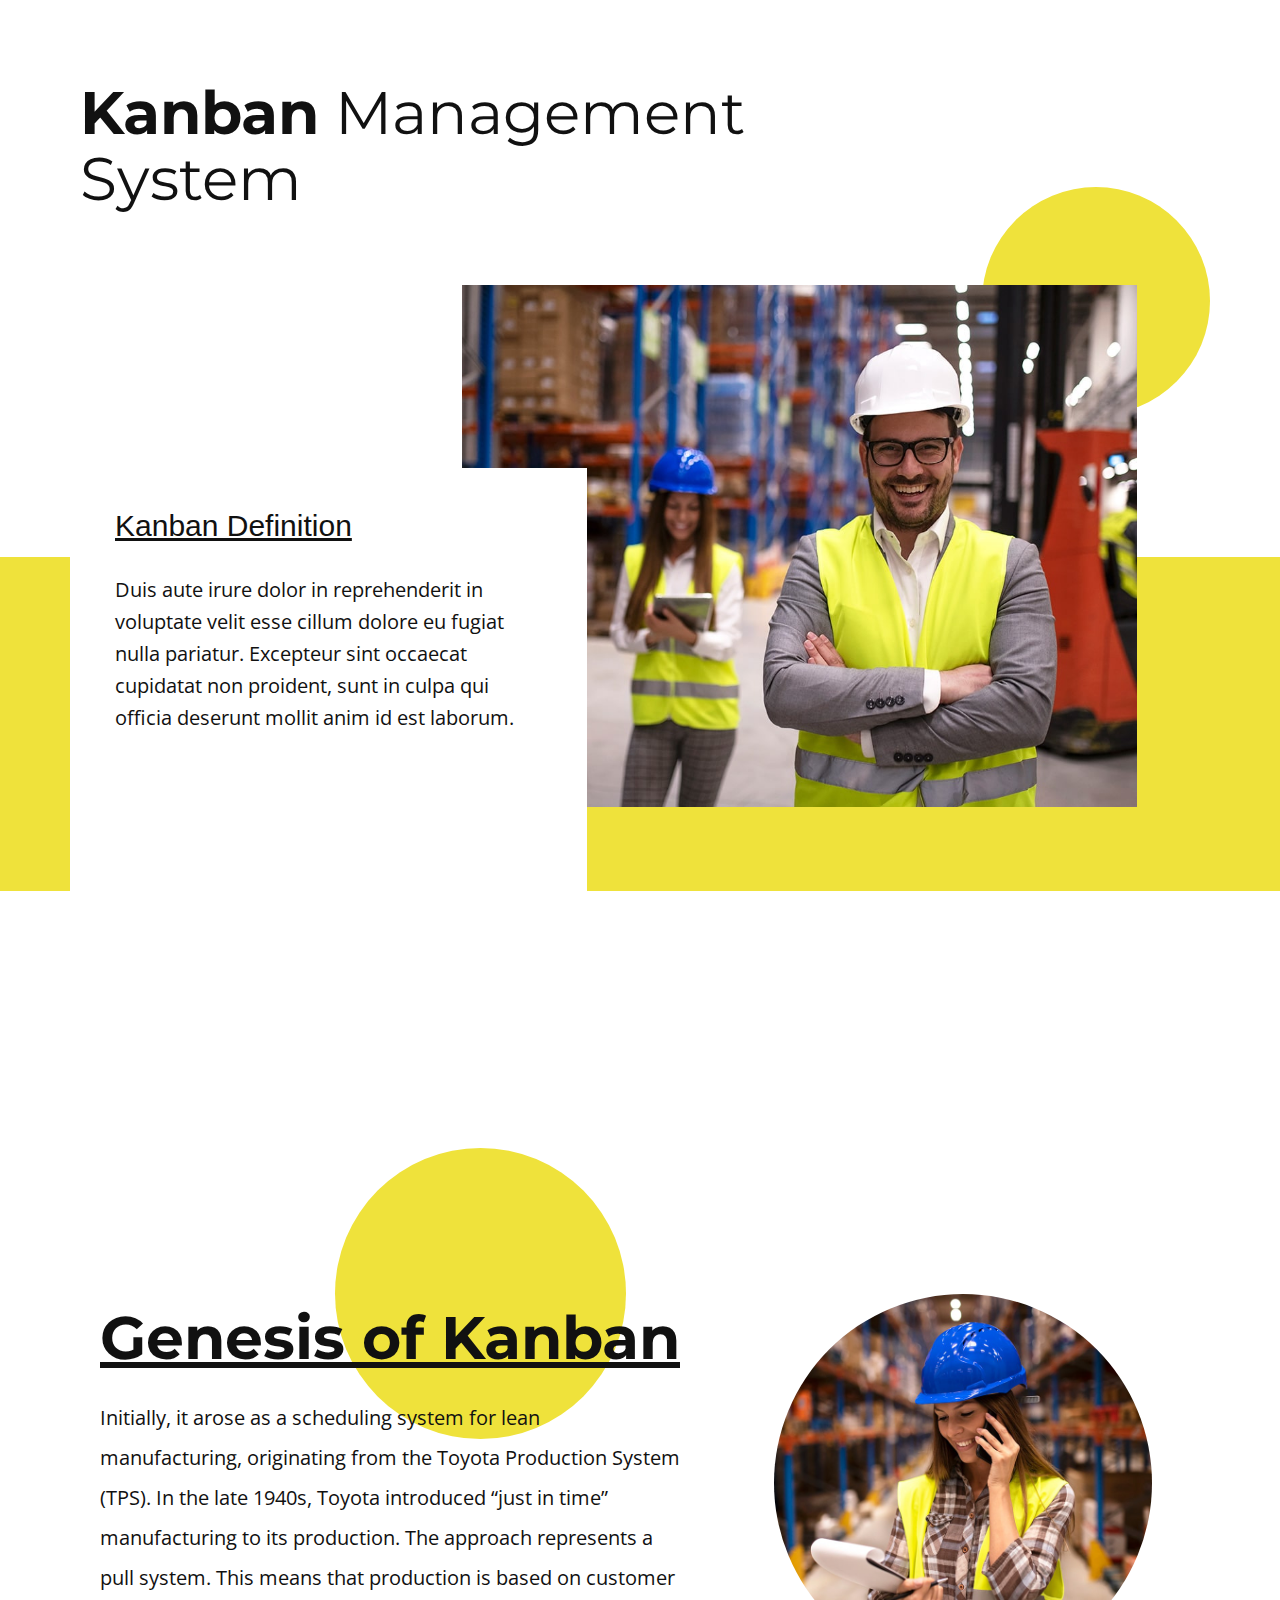
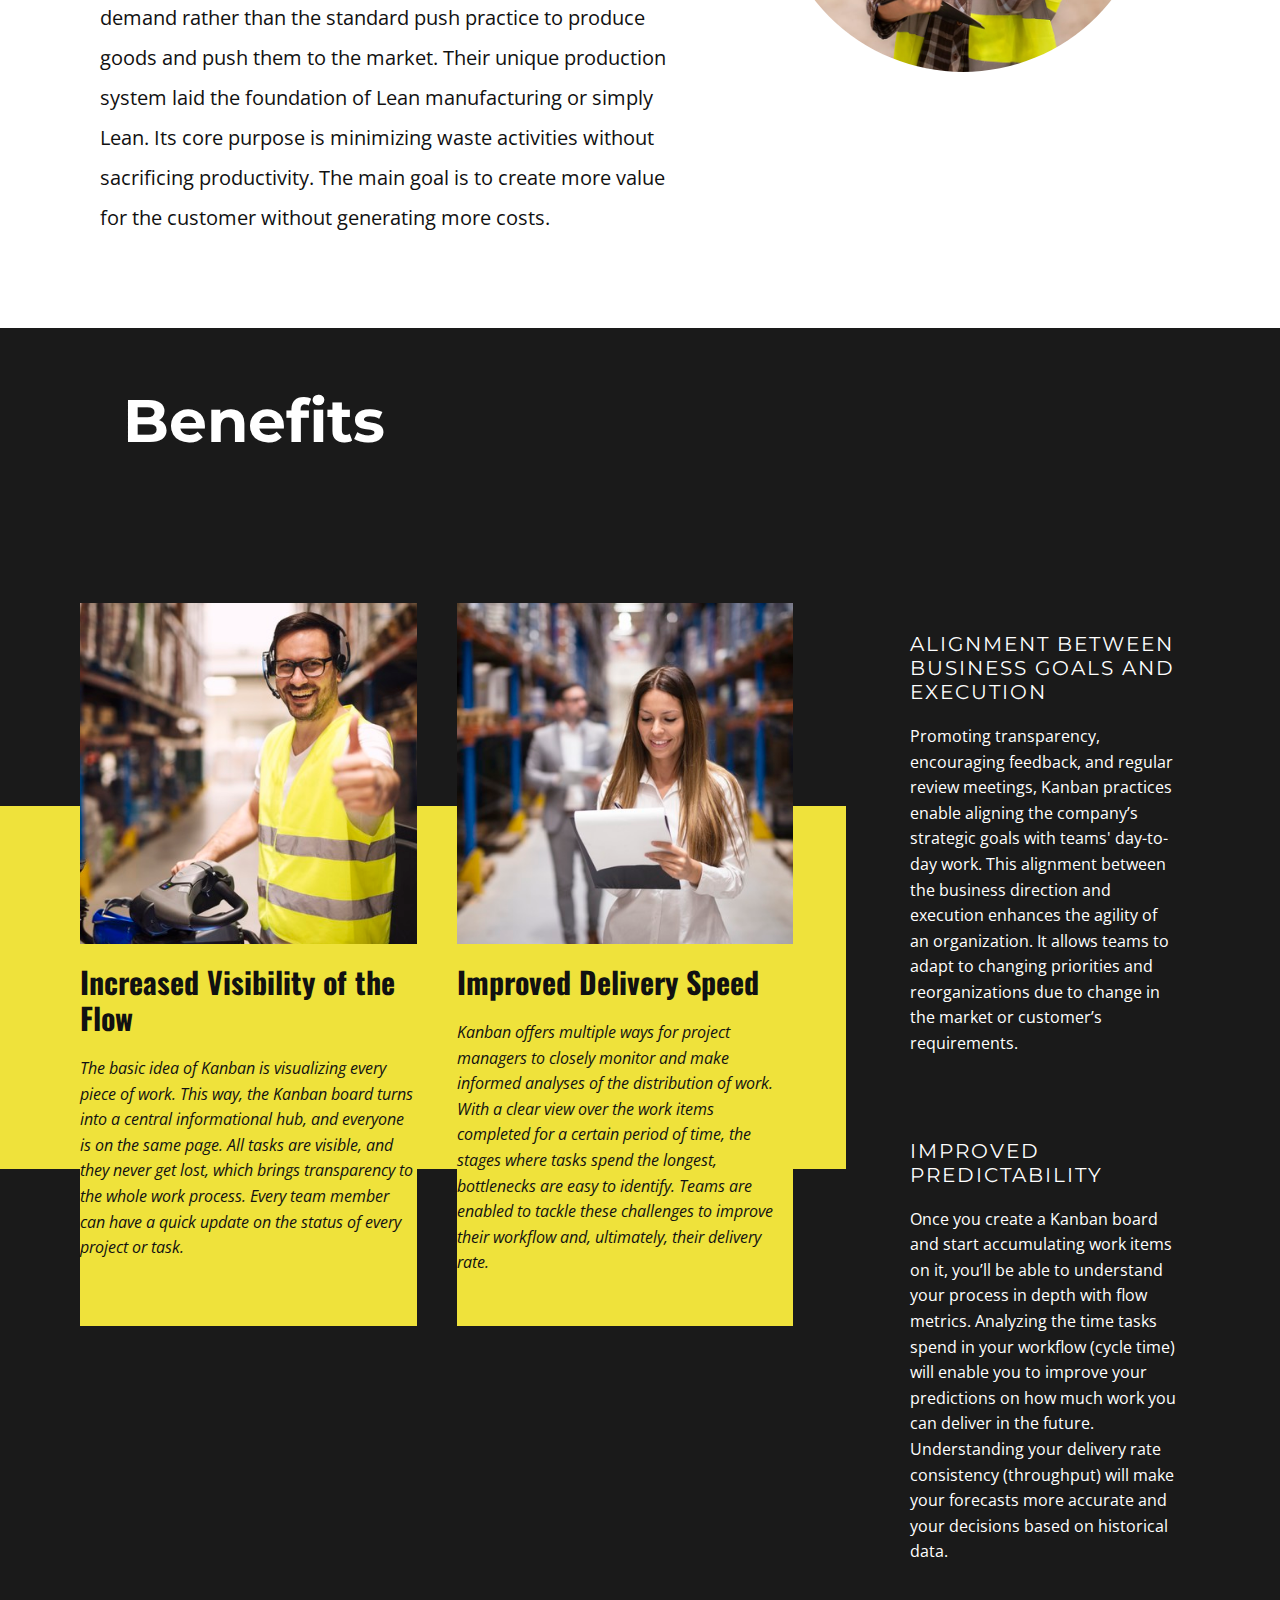
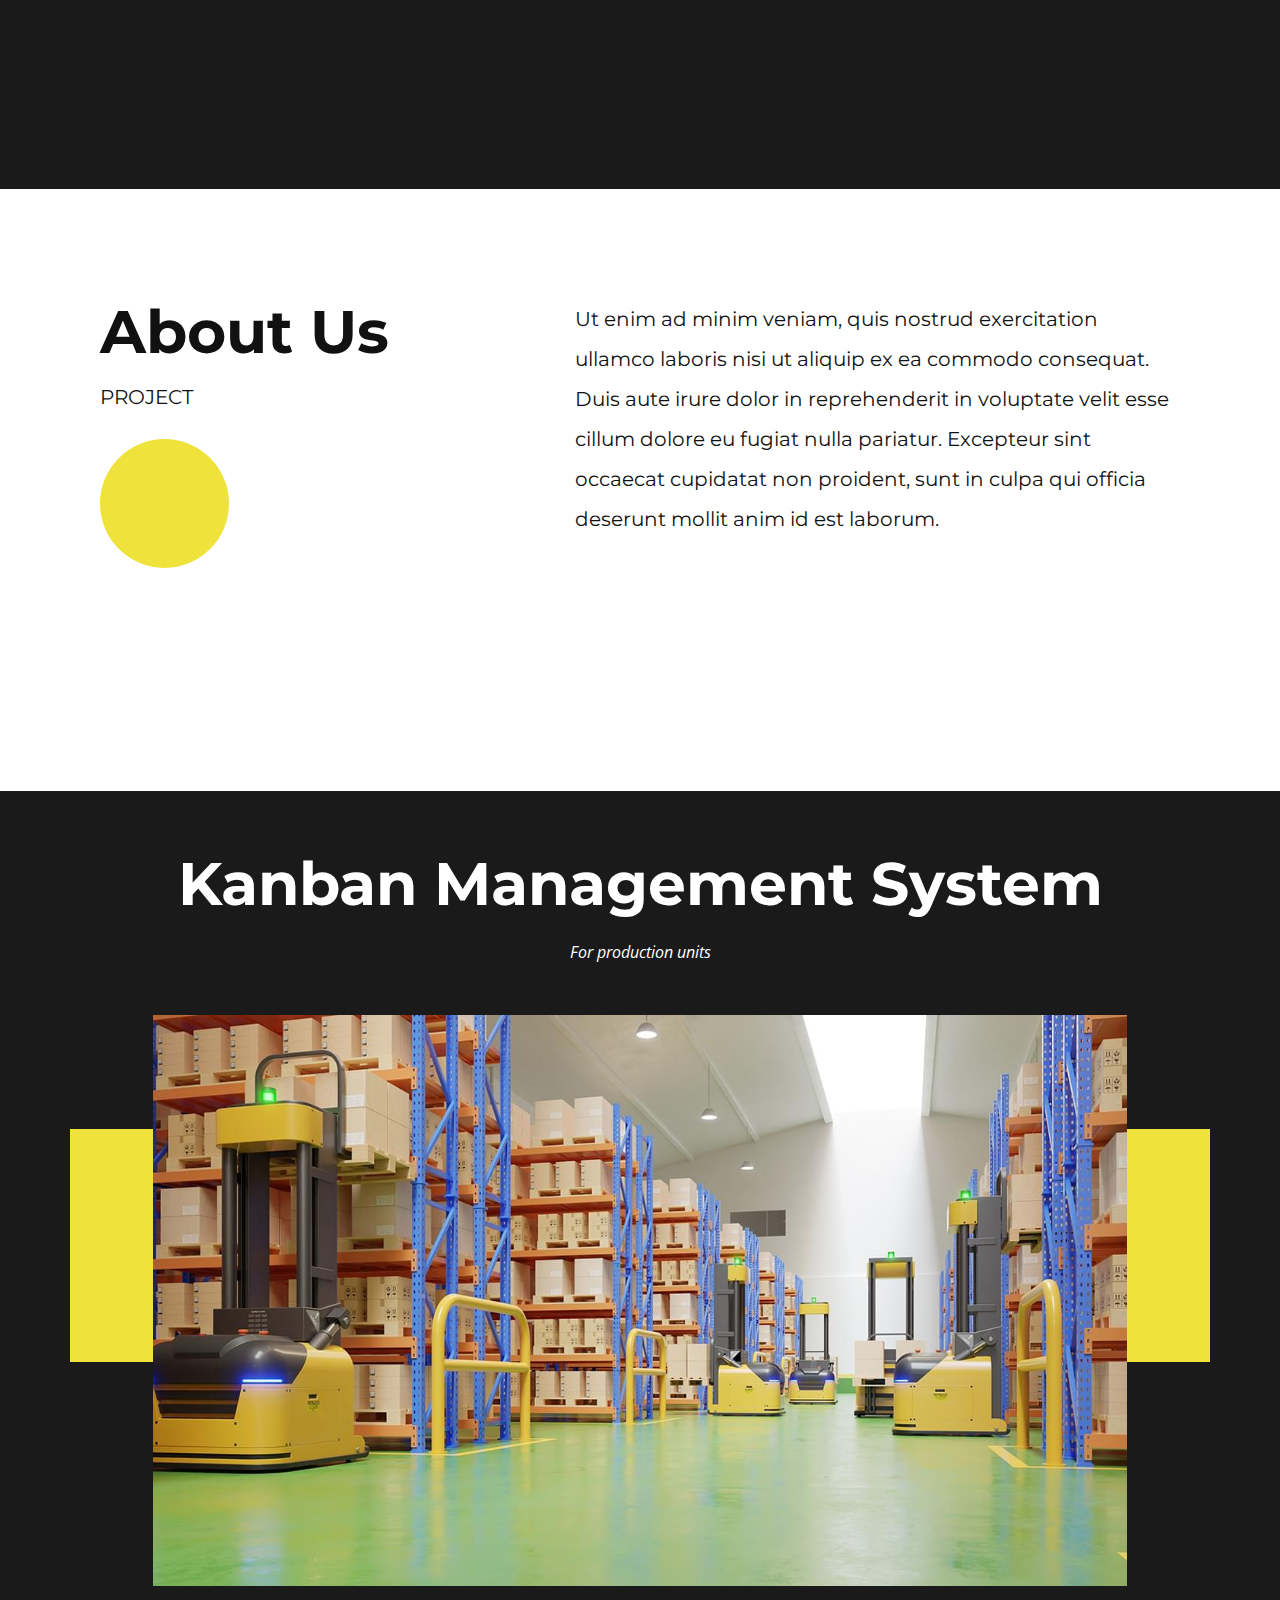
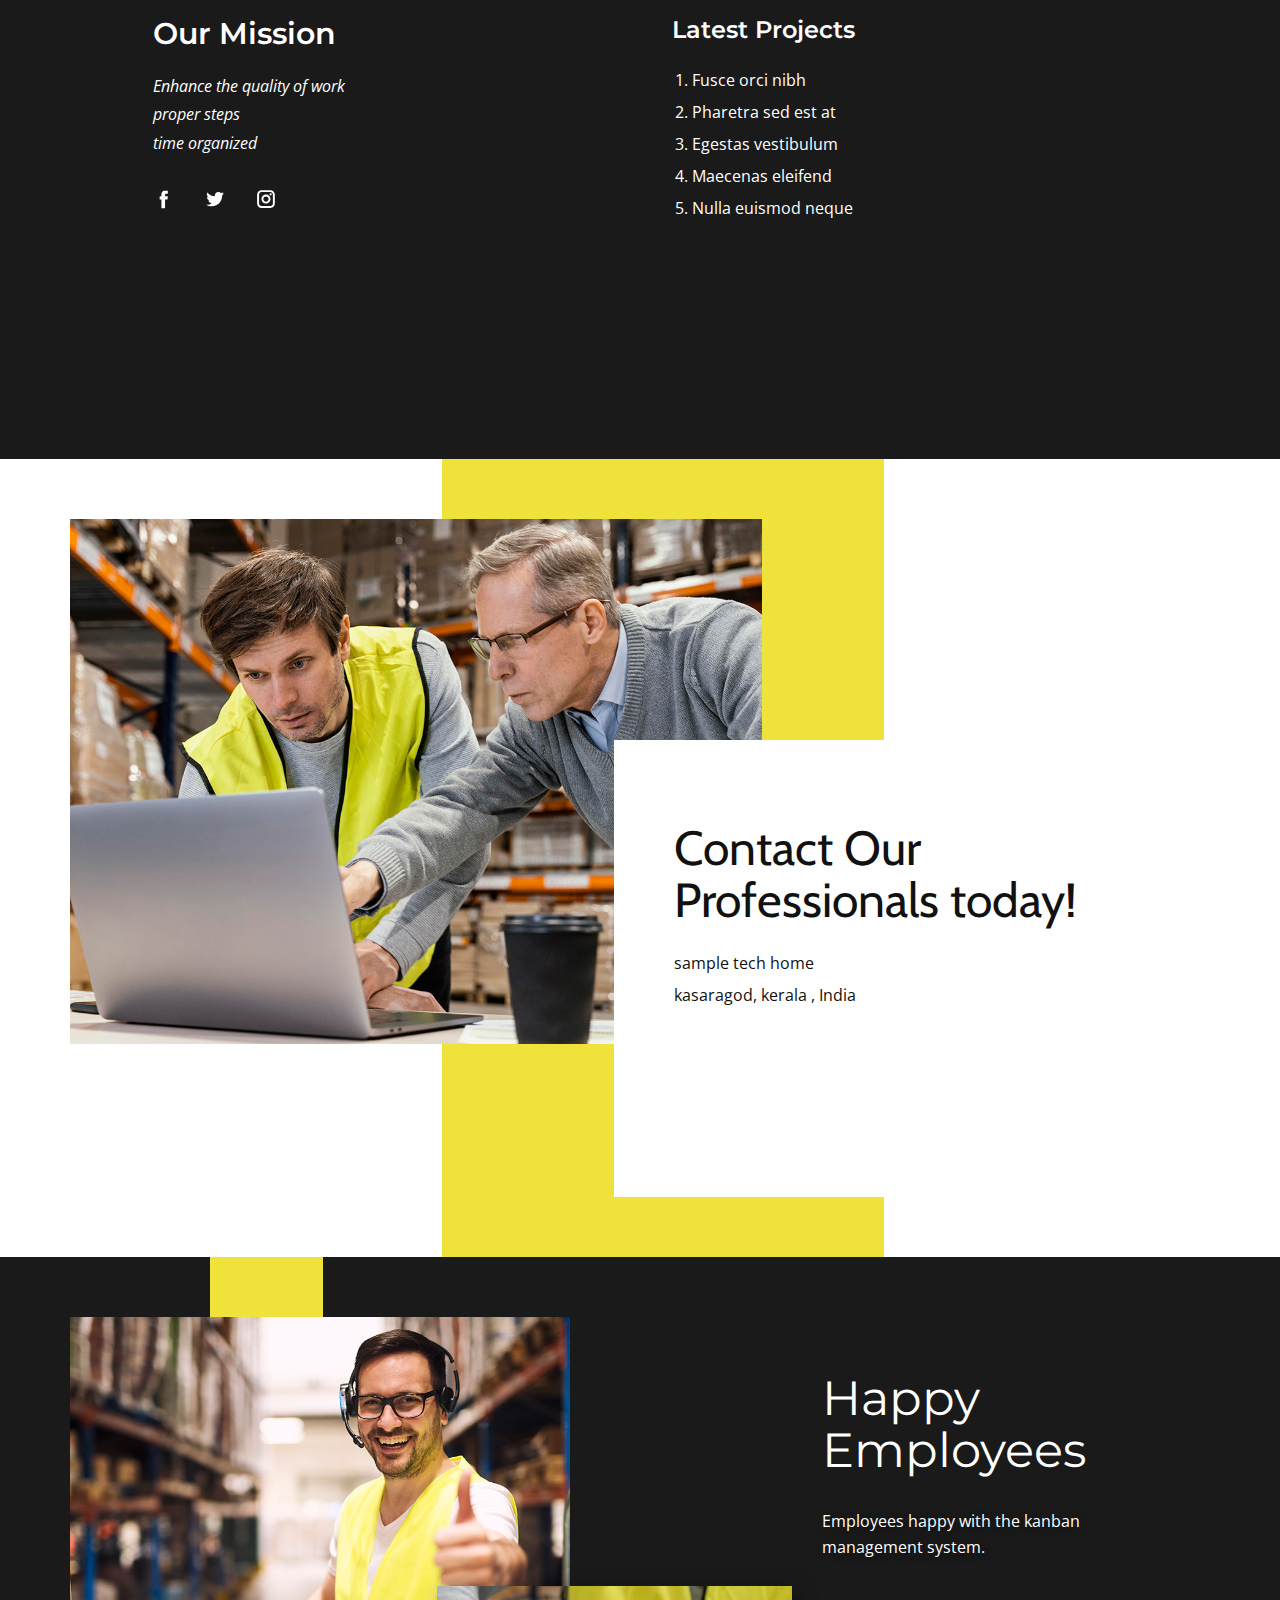
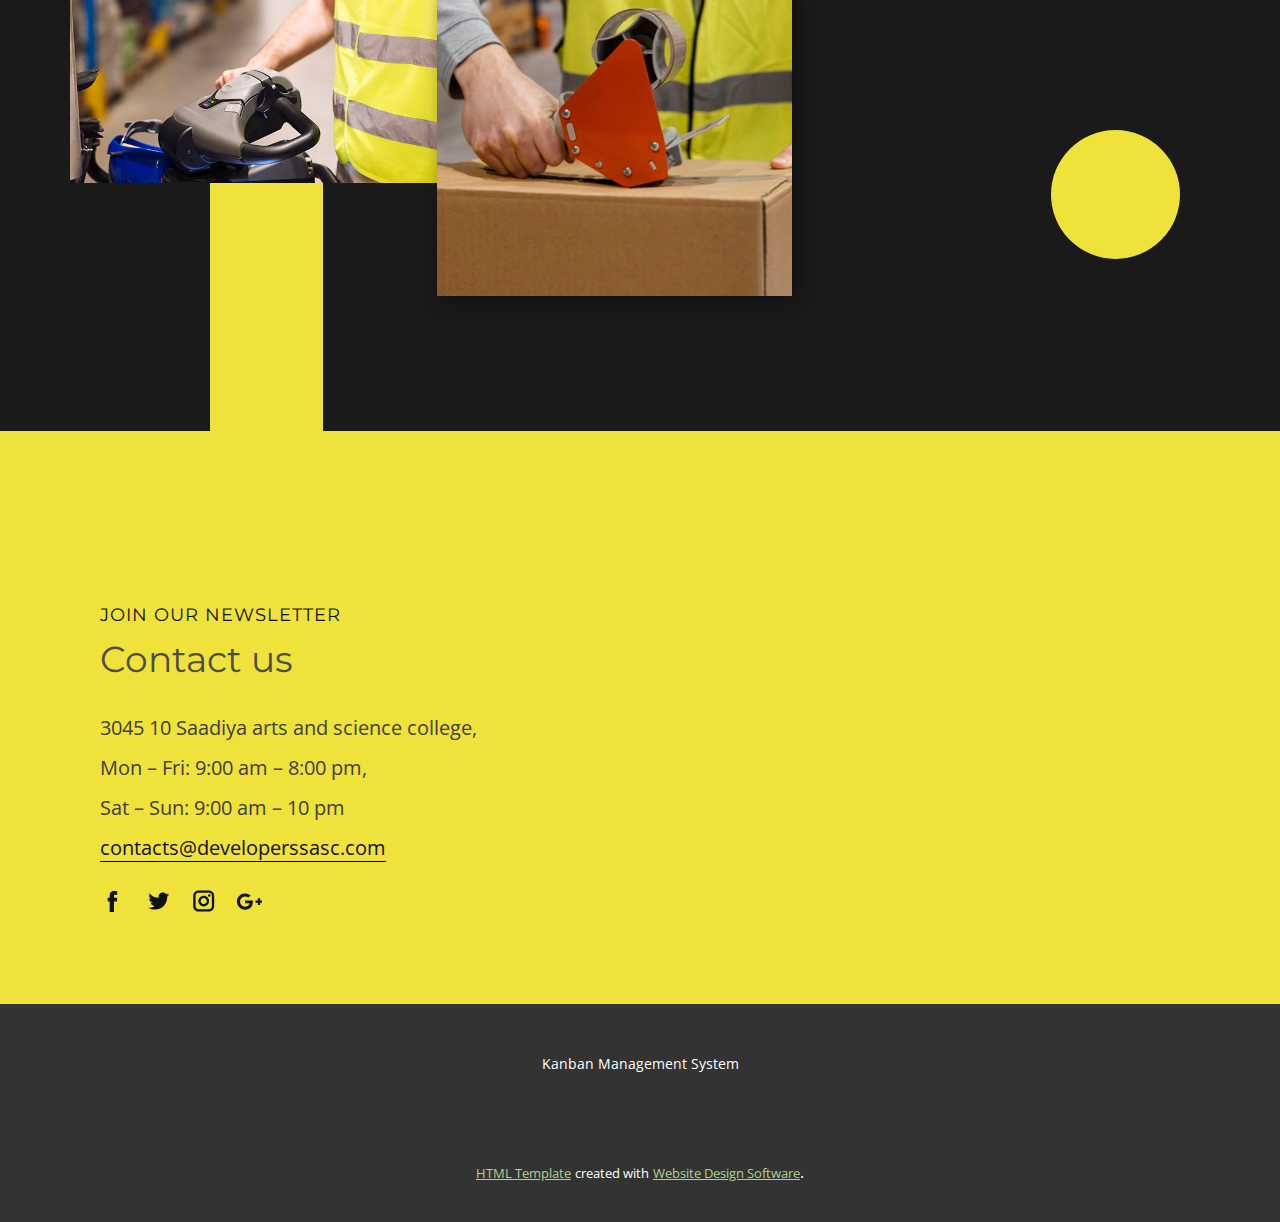
<file: Kanban Managemnt System/index.html>
<!DOCTYPE html>
<html style="font-size: 16px;">
  <head>
    <meta name="viewport" content="width=device-width, initial-scale=1.0">
    <meta charset="utf-8">
    <meta name="keywords" content="Logistics, storage, refurbishment, About Team, Trucking &amp;amp; Transportation, About Us, Logistics and Transportation, Contact Our Professionals today!, Logistics Company, Contact us">
    <meta name="description" content="">
    <meta name="page_type" content="np-template-header-footer-from-plugin">
    <title>Home</title>
    <link rel="stylesheet" href="nicepage.css" media="screen">
<link rel="stylesheet" href="Home.css" media="screen">
    <script class="u-script" type="text/javascript" src="jquery.js" defer=""></script>
    <script class="u-script" type="text/javascript" src="nicepage.js" defer=""></script>
    <meta name="generator" content="Nicepage 4.6.5, nicepage.com">
    <link id="u-theme-google-font" rel="stylesheet" href="https://fonts.googleapis.com/css?family=Montserrat:100,100i,200,200i,300,300i,400,400i,500,500i,600,600i,700,700i,800,800i,900,900i|Open+Sans:300,300i,400,400i,500,500i,600,600i,700,700i,800,800i">
    <link id="u-page-google-font" rel="stylesheet" href="https://fonts.googleapis.com/css?family=Montserrat:100,100i,200,200i,300,300i,400,400i,500,500i,600,600i,700,700i,800,800i,900,900i|Montserrat:100,100i,200,200i,300,300i,400,400i,500,500i,600,600i,700,700i,800,800i,900,900i|Oswald:200,300,400,500,600,700|Cabin:400,400i,500,500i,600,600i,700,700i">
    
    
    
    
    
    
    
    
    
    <script type="application/ld+json">{
		"@context": "http://schema.org",
		"@type": "Organization",
		"name": ""
}</script>
    <meta name="theme-color" content="#b0d38e">
    <meta property="og:title" content="Home">
    <meta property="og:type" content="website">
  </head>
  <body data-home-page="Home.html" data-home-page-title="Home" class="u-body u-xl-mode">
    <section class="u-align-center u-clearfix u-section-1" id="carousel_ad16">
      <div class="u-expanded-width u-palette-3-base u-shape u-shape-rectangle u-shape-1"></div>
      <h1 class="u-align-left u-text u-text-1"><b>Kanban</b>&nbsp;Management System<br>
      </h1>
      <div class="u-palette-3-base u-shape u-shape-circle u-shape-2"></div>
      <img class="u-image u-image-default u-image-1" data-image-width="1000" data-image-height="820" src="images/ygty-min.jpg">
      <div class="u-align-left u-container-style u-group u-white u-group-1">
        <div class="u-container-layout u-container-layout-1">
          <h3 class="u-custom-font u-font-arial u-text u-text-2"><u>Kanban Definition</u>
          </h3>
          <p class="u-text u-text-3">Duis aute irure dolor in reprehenderit in voluptate velit esse cillum dolore eu fugiat nulla pariatur. Excepteur sint occaecat cupidatat non proident, sunt in culpa qui officia deserunt mollit anim id est laborum. </p>
        </div>
      </div>
    </section>
    <section class="u-align-center u-clearfix u-section-2" id="carousel_f5ad">
      <div class="u-clearfix u-sheet u-valign-middle-lg u-valign-middle-xl u-sheet-1">
        <div class="u-clearfix u-expanded-width u-layout-wrap u-layout-wrap-1">
          <div class="u-layout">
            <div class="u-layout-row">
              <div class="u-container-style u-layout-cell u-left-cell u-size-34 u-layout-cell-1">
                <div class="u-container-layout u-valign-middle-xs u-container-layout-1">
                  <div class="u-palette-3-base u-shape u-shape-circle u-shape-1"></div>
                  <h2 class="u-text u-text-1"><u>Genesis of Kanban</u>
                  </h2>
                  <p class="u-text u-text-2"> Initially, it arose as a scheduling system for lean manufacturing, originating from the Toyota Production System (TPS). In the late 1940s, Toyota introduced “just in time” manufacturing to its production. The approach represents a pull system. This means that production is based on customer demand rather than the standard push practice to produce goods and push them to the market. Their unique production system laid the foundation of Lean manufacturing or simply Lean. Its core purpose is minimizing waste activities without sacrificing productivity. The main goal is to create more value for the customer without generating more costs.</p>
                </div>
              </div>
              <div class="u-container-style u-layout-cell u-right-cell u-size-26 u-layout-cell-2">
                <div class="u-container-layout u-valign-middle u-container-layout-2">
                  <div alt="" class="u-image u-image-circle u-image-1" data-image-width="800" data-image-height="800"></div>
                </div>
              </div>
            </div>
          </div>
        </div>
      </div>
    </section>
    <section class="u-clearfix u-grey-90 u-valign-middle-lg u-valign-middle-md u-valign-top-sm u-valign-top-xl u-section-3" id="sec-53d1">
      <div class="u-container-style u-group u-shape-rectangle u-group-1">
        <div class="u-container-layout u-container-layout-1">
          <h1 class="u-custom-font u-font-montserrat u-text u-text-1">Benefits</h1>
        </div>
      </div>
      <div class="u-palette-3-base u-shape u-shape-rectangle u-shape-1"></div>
      <div class="u-list u-list-1">
        <div class="u-repeater u-repeater-1">
          <div class="u-container-style u-list-item u-palette-3-base u-repeater-item u-list-item-1">
            <div class="u-container-layout u-similar-container u-container-layout-2">
              <img alt="" class="u-expanded-width-lg u-expanded-width-md u-expanded-width-xl u-image u-image-default u-image-1" src="images/distribution-warehouse-worker-with-headset-communication-organizing-goods-delivery_342744-1480.jpg" data-image-width="626" data-image-height="417">
              <h3 class="u-custom-font u-font-oswald u-text u-text-2">Increased Visibility of the Flow&nbsp;</h3>
              <p class="u-text u-text-3"> The basic idea of Kanban is visualizing every piece of work. This way, the Kanban board turns into a central informational hub, and everyone is on the same page. All tasks are visible, and they never get lost, which brings transparency to the whole work process. Every team member can have a quick update on the status of every project or task.&nbsp;<br>
              </p>
            </div>
          </div>
          <div class="u-container-style u-list-item u-palette-3-base u-repeater-item u-list-item-2">
            <div class="u-container-layout u-similar-container u-container-layout-3">
              <img alt="" class="u-expanded-width-lg u-expanded-width-md u-expanded-width-xl u-image u-image-default u-image-2" src="images/tte-woman-manager-controlling-business-warehouse-logistic-center-well-dressed-successful-woman-checking-distribution-while-.jpg" data-image-width="626" data-image-height="417">
              <h3 class="u-custom-font u-font-oswald u-text u-text-4"> Improved Delivery Speed</h3>
              <p class="u-text u-text-5"> Kanban offers multiple ways for project managers to closely monitor and make informed analyses of the distribution of work. With a clear view over the work items completed for a certain period of time, the stages where tasks spend the longest, bottlenecks are easy to identify. Teams are enabled to tackle these challenges to improve their workflow and, ultimately, their delivery rate.&nbsp;<br>
              </p>
            </div>
          </div>
        </div>
      </div>
      <div class="u-list u-list-2">
        <div class="u-repeater u-repeater-2">
          <div class="u-align-left u-container-style u-list-item u-repeater-item u-shape-rectangle">
            <div class="u-container-layout u-similar-container u-container-layout-4">
              <h4 class="u-text u-text-6">Alignment between Business Goals and Execution</h4>
              <p class="u-text u-text-7"> Promoting transparency, encouraging feedback, and regular review meetings, Kanban practices enable aligning the company’s strategic goals with teams' day-to-day work. This alignment between the business direction and execution enhances the agility of an organization. It allows teams to adapt to changing priorities and reorganizations due to change in the market or customer’s requirements.&nbsp;<br>
              </p>
            </div>
          </div>
          <div class="u-align-left u-container-style u-list-item u-repeater-item u-shape-rectangle u-video-cover">
            <div class="u-container-layout u-similar-container u-container-layout-5">
              <h4 class="u-text u-text-8"> Improved Predictability</h4>
              <p class="u-text u-text-9"> Once you create a Kanban board and start accumulating work items on it, you’ll be able to understand your process in depth with flow metrics. Analyzing the time tasks spend in your workflow (cycle time) will enable you to improve your predictions on how much work you can deliver in the future. Understanding your delivery rate consistency (throughput) will make your forecasts more accurate and your decisions based on historical data.&nbsp;<br>
              </p>
            </div>
          </div>
        </div>
      </div>
    </section>
    <section class="u-align-center u-clearfix u-white u-section-4" id="carousel_8e49">
      <div class="u-clearfix u-sheet u-valign-middle u-sheet-1">
        <div class="u-clearfix u-expanded-width u-layout-wrap u-layout-wrap-1">
          <div class="u-layout">
            <div class="u-layout-row">
              <div class="u-align-left u-container-style u-layout-cell u-left-cell u-size-25-lg u-size-25-xl u-size-28-md u-size-28-sm u-size-28-xs u-layout-cell-1">
                <div class="u-container-layout u-valign-top u-container-layout-1">
                  <h1 class="u-text u-text-1">About Us</h1>
                  <h5 class="u-text u-text-2">PROJECT</h5>
                  <div class="u-palette-3-base u-shape u-shape-circle u-shape-1"></div>
                </div>
              </div>
              <div class="u-container-style u-layout-cell u-right-cell u-size-32-md u-size-32-sm u-size-32-xs u-size-35-lg u-size-35-xl u-layout-cell-2">
                <div class="u-container-layout u-container-layout-2">
                  <p class="u-custom-font u-heading-font u-text u-text-3">Ut enim ad minim veniam, quis nostrud exercitation ullamco laboris nisi ut aliquip ex ea commodo consequat. Duis aute irure dolor in reprehenderit in voluptate velit esse cillum dolore eu fugiat nulla pariatur. Excepteur sint occaecat cupidatat non proident, sunt in culpa qui officia deserunt mollit anim id est laborum.</p>
                  <a href="https://nicepage.dev" class="u-border-2 u-border-white u-btn u-btn-rectangle u-button-style u-none u-btn-1">read more</a>
                </div>
              </div>
            </div>
          </div>
        </div>
      </div>
    </section>
    <section class="u-align-center u-clearfix u-grey-90 u-section-5" id="carousel_e650">
      <div class="u-clearfix u-sheet u-valign-middle-xl u-sheet-1">
        <h2 class="u-text u-text-1">Kanban Management System</h2>
        <p class="u-text u-text-2">For production units</p>
        <div class="u-expanded-width u-palette-3-base u-shape u-shape-rectangle u-shape-1"></div>
        <div class="u-clearfix u-gutter-30 u-layout-wrap u-layout-wrap-1">
          <div class="u-layout">
            <div class="u-layout-col">
              <div class="u-size-30">
                <div class="u-layout-row">
                  <div class="u-container-style u-image u-layout-cell u-right-cell u-size-60 u-image-1" data-image-width="1500" data-image-height="751">
                    <div class="u-container-layout"></div>
                  </div>
                </div>
              </div>
              <div class="u-size-30">
                <div class="u-layout-row">
                  <div class="u-container-style u-layout-cell u-size-31 u-layout-cell-2">
                    <div class="u-container-layout u-container-layout-2">
                      <h3 class="u-text u-text-3">Our Mission</h3>
                      <p class="u-text u-text-4">Enhance the quality of work<br>proper steps<br>time organized
                      </p>
                      <div class="u-social-icons u-spacing-29 u-social-icons-1">
                        <a class="u-social-url" target="_blank" href=""><span class="u-icon u-icon-circle u-social-facebook u-social-icon u-icon-1"><svg class="u-svg-link" preserveAspectRatio="xMidYMin slice" viewBox="0 0 112 112" style=""><use xmlns:xlink="http://www.w3.org/1999/xlink" xlink:href="#svg-2a84"></use></svg><svg class="u-svg-content" viewBox="0 0 112 112" x="0px" y="0px" id="svg-2a84"><path d="M75.5,28.8H65.4c-1.5,0-4,0.9-4,4.3v9.4h13.9l-1.5,15.8H61.4v45.1H42.8V58.3h-8.8V42.4h8.8V32.2 c0-7.4,3.4-18.8,18.8-18.8h13.8v15.4H75.5z"></path></svg></span>
                        </a>
                        <a class="u-social-url" target="_blank" href=""><span class="u-icon u-icon-circle u-social-icon u-social-twitter u-icon-2"><svg class="u-svg-link" preserveAspectRatio="xMidYMin slice" viewBox="0 0 112 112" style=""><use xmlns:xlink="http://www.w3.org/1999/xlink" xlink:href="#svg-eb6c"></use></svg><svg class="u-svg-content" viewBox="0 0 112 112" x="0px" y="0px" id="svg-eb6c"><path d="M92.2,38.2c0,0.8,0,1.6,0,2.3c0,24.3-18.6,52.4-52.6,52.4c-10.6,0.1-20.2-2.9-28.5-8.2 c1.4,0.2,2.9,0.2,4.4,0.2c8.7,0,16.7-2.9,23-7.9c-8.1-0.2-14.9-5.5-17.3-12.8c1.1,0.2,2.4,0.2,3.4,0.2c1.6,0,3.3-0.2,4.8-0.7 c-8.4-1.6-14.9-9.2-14.9-18c0-0.2,0-0.2,0-0.2c2.5,1.4,5.4,2.2,8.4,2.3c-5-3.3-8.3-8.9-8.3-15.4c0-3.4,1-6.5,2.5-9.2 c9.1,11.1,22.7,18.5,38,19.2c-0.2-1.4-0.4-2.8-0.4-4.3c0.1-10,8.3-18.2,18.5-18.2c5.4,0,10.1,2.2,13.5,5.7c4.3-0.8,8.1-2.3,11.7-4.5 c-1.4,4.3-4.3,7.9-8.1,10.1c3.7-0.4,7.3-1.4,10.6-2.9C98.9,32.3,95.7,35.5,92.2,38.2z"></path></svg></span>
                        </a>
                        <a class="u-social-url" target="_blank" href=""><span class="u-icon u-icon-circle u-social-icon u-social-instagram u-icon-3"><svg class="u-svg-link" preserveAspectRatio="xMidYMin slice" viewBox="0 0 112 112" style=""><use xmlns:xlink="http://www.w3.org/1999/xlink" xlink:href="#svg-34a8"></use></svg><svg class="u-svg-content" viewBox="0 0 112 112" x="0px" y="0px" id="svg-34a8"><path d="M55.9,32.9c-12.8,0-23.2,10.4-23.2,23.2s10.4,23.2,23.2,23.2s23.2-10.4,23.2-23.2S68.7,32.9,55.9,32.9z M55.9,69.4c-7.4,0-13.3-6-13.3-13.3c-0.1-7.4,6-13.3,13.3-13.3s13.3,6,13.3,13.3C69.3,63.5,63.3,69.4,55.9,69.4z"></path><path d="M79.7,26.8c-3,0-5.4,2.5-5.4,5.4s2.5,5.4,5.4,5.4c3,0,5.4-2.5,5.4-5.4S82.7,26.8,79.7,26.8z"></path><path d="M78.2,11H33.5C21,11,10.8,21.3,10.8,33.7v44.7c0,12.6,10.2,22.8,22.7,22.8h44.7c12.6,0,22.7-10.2,22.7-22.7 V33.7C100.8,21.1,90.6,11,78.2,11z M91,78.4c0,7.1-5.8,12.8-12.8,12.8H33.5c-7.1,0-12.8-5.8-12.8-12.8V33.7 c0-7.1,5.8-12.8,12.8-12.8h44.7c7.1,0,12.8,5.8,12.8,12.8V78.4z"></path></svg></span>
                        </a>
                      </div>
                    </div>
                  </div>
                  <div class="u-container-style u-layout-cell u-left-cell u-size-29 u-layout-cell-3">
                    <div class="u-container-layout u-container-layout-3">
                      <h4 class="u-custom-font u-font-montserrat u-text u-text-5">Latest Projects</h4>
                      <ol class="u-text u-text-6">
                        <li style="">Fusce orci nibh</li>
                        <li style="">Pharetra sed est at</li>
                        <li style="">Egestas vestibulum</li>
                        <li style="">Maecenas eleifend</li>
                        <li style="">Nulla euismod neque<br>
                        </li>
                      </ol>
                    </div>
                  </div>
                </div>
              </div>
            </div>
          </div>
        </div>
      </div>
    </section>
    <section class="u-clearfix u-white u-section-6" id="sec-d531">
      <div class="u-clearfix u-sheet u-valign-middle-md u-valign-middle-sm u-valign-middle-xs u-sheet-1">
        <div class="u-absolute-hcenter-sm u-expanded-height u-palette-3-base u-shape u-shape-rectangle u-shape-1"></div>
        <img src="images/fgc.jpg" class="u-align-left u-image u-image-1" data-image-width="1200" data-image-height="857">
        <div class="u-align-left u-container-style u-group u-white u-group-1">
          <div class="u-container-layout u-container-layout-1">
            <h2 class="u-custom-font u-text u-text-1">Contact Our Professionals today! </h2>
            <p class="u-text u-text-2">sample tech home<br>kasaragod, kerala , India
            </p>
          </div>
        </div>
      </div>
    </section>
    <section class="u-align-center u-clearfix u-grey-90 u-section-7" id="carousel_177f">
      <div class="u-clearfix u-sheet u-valign-middle-lg u-valign-middle-md u-valign-middle-xl u-sheet-1">
        <div class="u-expanded-height-lg u-expanded-height-md u-expanded-height-xl u-palette-3-base u-shape u-shape-rectangle u-shape-1"></div>
        <div class="u-clearfix u-expanded-width u-layout-wrap u-layout-wrap-1">
          <div class="u-layout">
            <div class="u-layout-row">
              <div class="u-container-style u-layout-cell u-size-38 u-layout-cell-1">
                <div class="u-container-layout u-container-layout-1">
                  <img alt="" class="u-align-left u-image u-image-default u-image-1" src="images/8e075c3d-6d19-3aa0-6b3f-c73b145fc018.jpg" data-image-width="1200" data-image-height="801">
                  <img alt="" class="u-align-left u-image u-image-default u-image-2" src="images/man-warehouse-working-with-packages_23-2148886842.jpg" data-image-width="626" data-image-height="352">
                </div>
              </div>
              <div class="u-align-left u-container-style u-layout-cell u-right-cell u-size-22 u-layout-cell-2">
                <div class="u-container-layout u-valign-top u-container-layout-2">
                  <h1 class="u-text u-text-1">Happy<br>Employees
                  </h1>
                  <p class="u-text u-text-2">Employees happy with the kanban management system.</p>
                  <div class="u-palette-3-base u-shape u-shape-circle u-shape-2"></div>
                </div>
              </div>
            </div>
          </div>
        </div>
      </div>
    </section>
    <section class="u-align-center u-clearfix u-palette-3-base u-section-8" id="sec-9837">
      <div class="u-clearfix u-sheet u-valign-middle u-sheet-1">
        <div class="u-clearfix u-expanded-width u-layout-wrap u-layout-wrap-1">
          <div class="u-gutter-0 u-layout">
            <div class="u-layout-row">
              <div class="u-align-left u-container-style u-layout-cell u-left-cell u-size-60 u-layout-cell-1">
                <div class="u-container-layout u-valign-middle u-container-layout-1">
                  <h6 class="u-text u-text-1">Join our newsletter</h6>
                  <h2 class="u-text u-text-grey-70 u-text-2">Contact us</h2>
                  <p class="u-text u-text-grey-75 u-text-3">3045 10 Saadiya arts and science college,<br>Mon – Fri: 9:00 am – 8:00 pm,<br>Sat – Sun: 9:00 am – 10 pm<br>
                    <a href="https://nicepage.com/templates" class="u-active-none u-border-1 u-border-active-grey-70 u-border-black u-border-hover-grey-75 u-btn u-button-link u-button-style u-hover-none u-none u-text-body-color u-btn-1"> contacts@developerssasc.com </a>
                  </p>
                  <div class="u-social-icons u-spacing-20 u-social-icons-1">
                    <a class="u-social-url" target="_blank" href=""><span class="u-icon u-icon-circle u-social-facebook u-social-icon u-icon-1">
                    <svg class="u-svg-link" preserveAspectRatio="xMidYMin slice" viewBox="0 0 112 112" style=""><use xmlns:xlink="http://www.w3.org/1999/xlink" xlink:href="#svg-50ee"></use></svg>
                    <svg xmlns="http://www.w3.org/2000/svg" xmlns:xlink="http://www.w3.org/1999/xlink" version="1.1" xml:space="preserve" class="u-svg-content" viewBox="0 0 112 112" x="0px" y="0px" id="svg-50ee"><path d="M75.5,28.8H65.4c-1.5,0-4,0.9-4,4.3v9.4h13.9l-1.5,15.8H61.4v45.1H42.8V58.3h-8.8V42.4h8.8V32.2 c0-7.4,3.4-18.8,18.8-18.8h13.8v15.4H75.5z"></path></svg>
                  </span>
                    </a>
                    <a class="u-social-url" target="_blank" href=""><span class="u-icon u-icon-circle u-social-icon u-social-twitter u-icon-2">
                    <svg class="u-svg-link" preserveAspectRatio="xMidYMin slice" viewBox="0 0 112 112" style=""><use xmlns:xlink="http://www.w3.org/1999/xlink" xlink:href="#svg-d346"></use></svg>
                    <svg xmlns="http://www.w3.org/2000/svg" xmlns:xlink="http://www.w3.org/1999/xlink" version="1.1" xml:space="preserve" class="u-svg-content" viewBox="0 0 112 112" x="0px" y="0px" id="svg-d346"><path d="M92.2,38.2c0,0.8,0,1.6,0,2.3c0,24.3-18.6,52.4-52.6,52.4c-10.6,0.1-20.2-2.9-28.5-8.2 c1.4,0.2,2.9,0.2,4.4,0.2c8.7,0,16.7-2.9,23-7.9c-8.1-0.2-14.9-5.5-17.3-12.8c1.1,0.2,2.4,0.2,3.4,0.2c1.6,0,3.3-0.2,4.8-0.7 c-8.4-1.6-14.9-9.2-14.9-18c0-0.2,0-0.2,0-0.2c2.5,1.4,5.4,2.2,8.4,2.3c-5-3.3-8.3-8.9-8.3-15.4c0-3.4,1-6.5,2.5-9.2 c9.1,11.1,22.7,18.5,38,19.2c-0.2-1.4-0.4-2.8-0.4-4.3c0.1-10,8.3-18.2,18.5-18.2c5.4,0,10.1,2.2,13.5,5.7c4.3-0.8,8.1-2.3,11.7-4.5 c-1.4,4.3-4.3,7.9-8.1,10.1c3.7-0.4,7.3-1.4,10.6-2.9C98.9,32.3,95.7,35.5,92.2,38.2z"></path></svg>
                  </span>
                    </a>
                    <a class="u-social-url" target="_blank" href=""><span class="u-icon u-icon-circle u-social-icon u-social-instagram u-icon-3">
                    <svg class="u-svg-link" preserveAspectRatio="xMidYMin slice" viewBox="0 0 112 112" style=""><use xmlns:xlink="http://www.w3.org/1999/xlink" xlink:href="#svg-dd2a"></use></svg>
                    <svg xmlns="http://www.w3.org/2000/svg" xmlns:xlink="http://www.w3.org/1999/xlink" version="1.1" xml:space="preserve" class="u-svg-content" viewBox="0 0 112 112" x="0px" y="0px" id="svg-dd2a"><path d="M55.9,32.9c-12.8,0-23.2,10.4-23.2,23.2s10.4,23.2,23.2,23.2s23.2-10.4,23.2-23.2S68.7,32.9,55.9,32.9z M55.9,69.4c-7.4,0-13.3-6-13.3-13.3c-0.1-7.4,6-13.3,13.3-13.3s13.3,6,13.3,13.3C69.3,63.5,63.3,69.4,55.9,69.4z"></path><path d="M79.7,26.8c-3,0-5.4,2.5-5.4,5.4s2.5,5.4,5.4,5.4c3,0,5.4-2.5,5.4-5.4S82.7,26.8,79.7,26.8z"></path><path d="M78.2,11H33.5C21,11,10.8,21.3,10.8,33.7v44.7c0,12.6,10.2,22.8,22.7,22.8h44.7c12.6,0,22.7-10.2,22.7-22.7 V33.7C100.8,21.1,90.6,11,78.2,11z M91,78.4c0,7.1-5.8,12.8-12.8,12.8H33.5c-7.1,0-12.8-5.8-12.8-12.8V33.7 c0-7.1,5.8-12.8,12.8-12.8h44.7c7.1,0,12.8,5.8,12.8,12.8V78.4z"></path></svg>
                  </span>
                    </a>
                    <a class="u-social-url" target="_blank" href=""><span class="u-icon u-icon-circle u-social-google u-social-icon u-icon-4">
                    <svg class="u-svg-link" preserveAspectRatio="xMidYMin slice" viewBox="0 0 112 112" style=""><use xmlns:xlink="http://www.w3.org/1999/xlink" xlink:href="#svg-102d"></use></svg>
                    <svg xmlns="http://www.w3.org/2000/svg" xmlns:xlink="http://www.w3.org/1999/xlink" version="1.1" xml:space="preserve" class="u-svg-content" viewBox="0 0 112 112" x="0px" y="0px" id="svg-102d"><path d="M62.2,81.6c-8.6,11.2-24.6,14.4-37.6,10C10.9,87,0.8,73.2,1,58.5c-0.8-18,15.2-34.6,33.1-34.9 c9.2-0.8,18.2,2.7,25,8.6c-2.9,3.1-5.7,6.2-8.9,9.2c-6.2-3.8-13.5-6.5-20.6-4C18.1,40.7,11,54.2,15.4,65.6 c3.5,11.8,17.8,18.3,29.2,13.2c5.8-2.1,9.7-7.4,11.3-13.2c-6.6-0.1-13.2,0-20.1-0.3c0-3.9,0-7.9,0-11.9c11.2,0,22.2,0,33.3,0 C69.9,63.4,68.3,73.9,62.2,81.6z M110.9,63.7c-3.4,0-6.6,0-10,0c0,3.4,0,6.6,0,10c-3.4,0-6.6,0-10,0c0-3.4,0-6.6,0-10 c-3.4,0-6.6,0-10,0c0-3.4,0-6.6,0-10c3.4,0,6.6,0,10,0c0-3.4,0-6.6,0.1-10c3.4,0,6.6,0,10,0c0,3.4,0,6.6,0,10c3.4,0,6.6,0,10,0 C110.9,56.9,110.9,60.3,110.9,63.7z"></path></svg>
                  </span>
                    </a>
                  </div>
                </div>
              </div>
            </div>
          </div>
        </div>
      </div>
    </section>
    
    
    <footer class="u-align-center u-clearfix u-footer u-grey-80 u-footer" id="sec-5bb8"><div class="u-clearfix u-sheet u-sheet-1">
        <p class="u-small-text u-text u-text-variant u-text-1">Kanban Management System</p>
      </div></footer>
    <section class="u-backlink u-clearfix u-grey-80">
      <a class="u-link" href="https://nicepage.com/html-templates" target="_blank">
        <span>HTML Template</span>
      </a>
      <p class="u-text">
        <span>created with</span>
      </p>
      <a class="u-link" href="" target="_blank">
        <span>Website Design Software</span>
      </a>. 
    </section>
  </body>
</html>
</file>
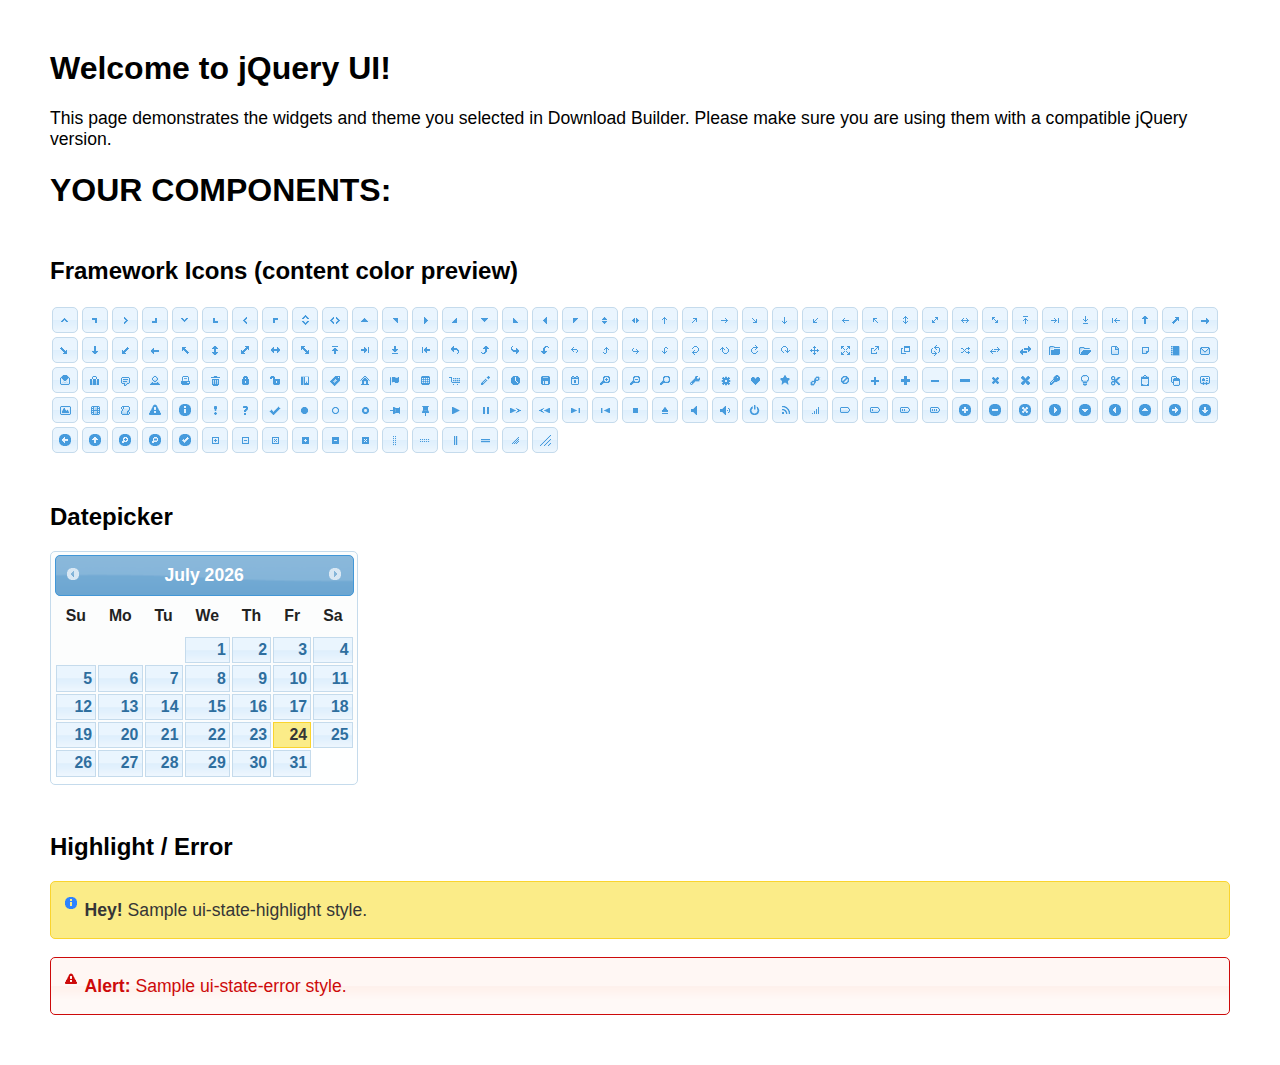
<file: Kanban Managemnt System/jquery-ui-datepicker/index.html>
<!doctype html>
<html lang="us">
<head>
	<meta charset="utf-8">
	<title>jQuery UI Example Page</title>
	<link href="jquery-ui.css" rel="stylesheet">
	<style>
	body{
		font-family: "Trebuchet MS", sans-serif;
		margin: 50px;
	}
	.demoHeaders {
		margin-top: 2em;
	}
	#dialog-link {
		padding: .4em 1em .4em 20px;
		text-decoration: none;
		position: relative;
	}
	#dialog-link span.ui-icon {
		margin: 0 5px 0 0;
		position: absolute;
		left: .2em;
		top: 50%;
		margin-top: -8px;
	}
	#icons {
		margin: 0;
		padding: 0;
	}
	#icons li {
		margin: 2px;
		position: relative;
		padding: 4px 0;
		cursor: pointer;
		float: left;
		list-style: none;
	}
	#icons span.ui-icon {
		float: left;
		margin: 0 4px;
	}
	.fakewindowcontain .ui-widget-overlay {
		position: absolute;
	}
	select {
		width: 200px;
	}
	</style>
</head>
<body>

<h1>Welcome to jQuery UI!</h1>

<div class="ui-widget">
	<p>This page demonstrates the widgets and theme you selected in Download Builder. Please make sure you are using them with a compatible jQuery version.</p>
</div>

<h1>YOUR COMPONENTS:</h1>
















<h2 class="demoHeaders">Framework Icons (content color preview)</h2>
<ul id="icons" class="ui-widget ui-helper-clearfix">
	<li class="ui-state-default ui-corner-all" title=".ui-icon-caret-1-n"><span class="ui-icon ui-icon-caret-1-n"></span></li>
	<li class="ui-state-default ui-corner-all" title=".ui-icon-caret-1-ne"><span class="ui-icon ui-icon-caret-1-ne"></span></li>
	<li class="ui-state-default ui-corner-all" title=".ui-icon-caret-1-e"><span class="ui-icon ui-icon-caret-1-e"></span></li>
	<li class="ui-state-default ui-corner-all" title=".ui-icon-caret-1-se"><span class="ui-icon ui-icon-caret-1-se"></span></li>
	<li class="ui-state-default ui-corner-all" title=".ui-icon-caret-1-s"><span class="ui-icon ui-icon-caret-1-s"></span></li>
	<li class="ui-state-default ui-corner-all" title=".ui-icon-caret-1-sw"><span class="ui-icon ui-icon-caret-1-sw"></span></li>
	<li class="ui-state-default ui-corner-all" title=".ui-icon-caret-1-w"><span class="ui-icon ui-icon-caret-1-w"></span></li>
	<li class="ui-state-default ui-corner-all" title=".ui-icon-caret-1-nw"><span class="ui-icon ui-icon-caret-1-nw"></span></li>
	<li class="ui-state-default ui-corner-all" title=".ui-icon-caret-2-n-s"><span class="ui-icon ui-icon-caret-2-n-s"></span></li>
	<li class="ui-state-default ui-corner-all" title=".ui-icon-caret-2-e-w"><span class="ui-icon ui-icon-caret-2-e-w"></span></li>
	<li class="ui-state-default ui-corner-all" title=".ui-icon-triangle-1-n"><span class="ui-icon ui-icon-triangle-1-n"></span></li>
	<li class="ui-state-default ui-corner-all" title=".ui-icon-triangle-1-ne"><span class="ui-icon ui-icon-triangle-1-ne"></span></li>
	<li class="ui-state-default ui-corner-all" title=".ui-icon-triangle-1-e"><span class="ui-icon ui-icon-triangle-1-e"></span></li>
	<li class="ui-state-default ui-corner-all" title=".ui-icon-triangle-1-se"><span class="ui-icon ui-icon-triangle-1-se"></span></li>
	<li class="ui-state-default ui-corner-all" title=".ui-icon-triangle-1-s"><span class="ui-icon ui-icon-triangle-1-s"></span></li>
	<li class="ui-state-default ui-corner-all" title=".ui-icon-triangle-1-sw"><span class="ui-icon ui-icon-triangle-1-sw"></span></li>
	<li class="ui-state-default ui-corner-all" title=".ui-icon-triangle-1-w"><span class="ui-icon ui-icon-triangle-1-w"></span></li>
	<li class="ui-state-default ui-corner-all" title=".ui-icon-triangle-1-nw"><span class="ui-icon ui-icon-triangle-1-nw"></span></li>
	<li class="ui-state-default ui-corner-all" title=".ui-icon-triangle-2-n-s"><span class="ui-icon ui-icon-triangle-2-n-s"></span></li>
	<li class="ui-state-default ui-corner-all" title=".ui-icon-triangle-2-e-w"><span class="ui-icon ui-icon-triangle-2-e-w"></span></li>
	<li class="ui-state-default ui-corner-all" title=".ui-icon-arrow-1-n"><span class="ui-icon ui-icon-arrow-1-n"></span></li>
	<li class="ui-state-default ui-corner-all" title=".ui-icon-arrow-1-ne"><span class="ui-icon ui-icon-arrow-1-ne"></span></li>
	<li class="ui-state-default ui-corner-all" title=".ui-icon-arrow-1-e"><span class="ui-icon ui-icon-arrow-1-e"></span></li>
	<li class="ui-state-default ui-corner-all" title=".ui-icon-arrow-1-se"><span class="ui-icon ui-icon-arrow-1-se"></span></li>
	<li class="ui-state-default ui-corner-all" title=".ui-icon-arrow-1-s"><span class="ui-icon ui-icon-arrow-1-s"></span></li>
	<li class="ui-state-default ui-corner-all" title=".ui-icon-arrow-1-sw"><span class="ui-icon ui-icon-arrow-1-sw"></span></li>
	<li class="ui-state-default ui-corner-all" title=".ui-icon-arrow-1-w"><span class="ui-icon ui-icon-arrow-1-w"></span></li>
	<li class="ui-state-default ui-corner-all" title=".ui-icon-arrow-1-nw"><span class="ui-icon ui-icon-arrow-1-nw"></span></li>
	<li class="ui-state-default ui-corner-all" title=".ui-icon-arrow-2-n-s"><span class="ui-icon ui-icon-arrow-2-n-s"></span></li>
	<li class="ui-state-default ui-corner-all" title=".ui-icon-arrow-2-ne-sw"><span class="ui-icon ui-icon-arrow-2-ne-sw"></span></li>
	<li class="ui-state-default ui-corner-all" title=".ui-icon-arrow-2-e-w"><span class="ui-icon ui-icon-arrow-2-e-w"></span></li>
	<li class="ui-state-default ui-corner-all" title=".ui-icon-arrow-2-se-nw"><span class="ui-icon ui-icon-arrow-2-se-nw"></span></li>
	<li class="ui-state-default ui-corner-all" title=".ui-icon-arrowstop-1-n"><span class="ui-icon ui-icon-arrowstop-1-n"></span></li>
	<li class="ui-state-default ui-corner-all" title=".ui-icon-arrowstop-1-e"><span class="ui-icon ui-icon-arrowstop-1-e"></span></li>
	<li class="ui-state-default ui-corner-all" title=".ui-icon-arrowstop-1-s"><span class="ui-icon ui-icon-arrowstop-1-s"></span></li>
	<li class="ui-state-default ui-corner-all" title=".ui-icon-arrowstop-1-w"><span class="ui-icon ui-icon-arrowstop-1-w"></span></li>
	<li class="ui-state-default ui-corner-all" title=".ui-icon-arrowthick-1-n"><span class="ui-icon ui-icon-arrowthick-1-n"></span></li>
	<li class="ui-state-default ui-corner-all" title=".ui-icon-arrowthick-1-ne"><span class="ui-icon ui-icon-arrowthick-1-ne"></span></li>
	<li class="ui-state-default ui-corner-all" title=".ui-icon-arrowthick-1-e"><span class="ui-icon ui-icon-arrowthick-1-e"></span></li>
	<li class="ui-state-default ui-corner-all" title=".ui-icon-arrowthick-1-se"><span class="ui-icon ui-icon-arrowthick-1-se"></span></li>
	<li class="ui-state-default ui-corner-all" title=".ui-icon-arrowthick-1-s"><span class="ui-icon ui-icon-arrowthick-1-s"></span></li>
	<li class="ui-state-default ui-corner-all" title=".ui-icon-arrowthick-1-sw"><span class="ui-icon ui-icon-arrowthick-1-sw"></span></li>
	<li class="ui-state-default ui-corner-all" title=".ui-icon-arrowthick-1-w"><span class="ui-icon ui-icon-arrowthick-1-w"></span></li>
	<li class="ui-state-default ui-corner-all" title=".ui-icon-arrowthick-1-nw"><span class="ui-icon ui-icon-arrowthick-1-nw"></span></li>
	<li class="ui-state-default ui-corner-all" title=".ui-icon-arrowthick-2-n-s"><span class="ui-icon ui-icon-arrowthick-2-n-s"></span></li>
	<li class="ui-state-default ui-corner-all" title=".ui-icon-arrowthick-2-ne-sw"><span class="ui-icon ui-icon-arrowthick-2-ne-sw"></span></li>
	<li class="ui-state-default ui-corner-all" title=".ui-icon-arrowthick-2-e-w"><span class="ui-icon ui-icon-arrowthick-2-e-w"></span></li>
	<li class="ui-state-default ui-corner-all" title=".ui-icon-arrowthick-2-se-nw"><span class="ui-icon ui-icon-arrowthick-2-se-nw"></span></li>
	<li class="ui-state-default ui-corner-all" title=".ui-icon-arrowthickstop-1-n"><span class="ui-icon ui-icon-arrowthickstop-1-n"></span></li>
	<li class="ui-state-default ui-corner-all" title=".ui-icon-arrowthickstop-1-e"><span class="ui-icon ui-icon-arrowthickstop-1-e"></span></li>
	<li class="ui-state-default ui-corner-all" title=".ui-icon-arrowthickstop-1-s"><span class="ui-icon ui-icon-arrowthickstop-1-s"></span></li>
	<li class="ui-state-default ui-corner-all" title=".ui-icon-arrowthickstop-1-w"><span class="ui-icon ui-icon-arrowthickstop-1-w"></span></li>
	<li class="ui-state-default ui-corner-all" title=".ui-icon-arrowreturnthick-1-w"><span class="ui-icon ui-icon-arrowreturnthick-1-w"></span></li>
	<li class="ui-state-default ui-corner-all" title=".ui-icon-arrowreturnthick-1-n"><span class="ui-icon ui-icon-arrowreturnthick-1-n"></span></li>
	<li class="ui-state-default ui-corner-all" title=".ui-icon-arrowreturnthick-1-e"><span class="ui-icon ui-icon-arrowreturnthick-1-e"></span></li>
	<li class="ui-state-default ui-corner-all" title=".ui-icon-arrowreturnthick-1-s"><span class="ui-icon ui-icon-arrowreturnthick-1-s"></span></li>
	<li class="ui-state-default ui-corner-all" title=".ui-icon-arrowreturn-1-w"><span class="ui-icon ui-icon-arrowreturn-1-w"></span></li>
	<li class="ui-state-default ui-corner-all" title=".ui-icon-arrowreturn-1-n"><span class="ui-icon ui-icon-arrowreturn-1-n"></span></li>
	<li class="ui-state-default ui-corner-all" title=".ui-icon-arrowreturn-1-e"><span class="ui-icon ui-icon-arrowreturn-1-e"></span></li>
	<li class="ui-state-default ui-corner-all" title=".ui-icon-arrowreturn-1-s"><span class="ui-icon ui-icon-arrowreturn-1-s"></span></li>
	<li class="ui-state-default ui-corner-all" title=".ui-icon-arrowrefresh-1-w"><span class="ui-icon ui-icon-arrowrefresh-1-w"></span></li>
	<li class="ui-state-default ui-corner-all" title=".ui-icon-arrowrefresh-1-n"><span class="ui-icon ui-icon-arrowrefresh-1-n"></span></li>
	<li class="ui-state-default ui-corner-all" title=".ui-icon-arrowrefresh-1-e"><span class="ui-icon ui-icon-arrowrefresh-1-e"></span></li>
	<li class="ui-state-default ui-corner-all" title=".ui-icon-arrowrefresh-1-s"><span class="ui-icon ui-icon-arrowrefresh-1-s"></span></li>
	<li class="ui-state-default ui-corner-all" title=".ui-icon-arrow-4"><span class="ui-icon ui-icon-arrow-4"></span></li>
	<li class="ui-state-default ui-corner-all" title=".ui-icon-arrow-4-diag"><span class="ui-icon ui-icon-arrow-4-diag"></span></li>
	<li class="ui-state-default ui-corner-all" title=".ui-icon-extlink"><span class="ui-icon ui-icon-extlink"></span></li>
	<li class="ui-state-default ui-corner-all" title=".ui-icon-newwin"><span class="ui-icon ui-icon-newwin"></span></li>
	<li class="ui-state-default ui-corner-all" title=".ui-icon-refresh"><span class="ui-icon ui-icon-refresh"></span></li>
	<li class="ui-state-default ui-corner-all" title=".ui-icon-shuffle"><span class="ui-icon ui-icon-shuffle"></span></li>
	<li class="ui-state-default ui-corner-all" title=".ui-icon-transfer-e-w"><span class="ui-icon ui-icon-transfer-e-w"></span></li>
	<li class="ui-state-default ui-corner-all" title=".ui-icon-transferthick-e-w"><span class="ui-icon ui-icon-transferthick-e-w"></span></li>
	<li class="ui-state-default ui-corner-all" title=".ui-icon-folder-collapsed"><span class="ui-icon ui-icon-folder-collapsed"></span></li>
	<li class="ui-state-default ui-corner-all" title=".ui-icon-folder-open"><span class="ui-icon ui-icon-folder-open"></span></li>
	<li class="ui-state-default ui-corner-all" title=".ui-icon-document"><span class="ui-icon ui-icon-document"></span></li>
	<li class="ui-state-default ui-corner-all" title=".ui-icon-document-b"><span class="ui-icon ui-icon-document-b"></span></li>
	<li class="ui-state-default ui-corner-all" title=".ui-icon-note"><span class="ui-icon ui-icon-note"></span></li>
	<li class="ui-state-default ui-corner-all" title=".ui-icon-mail-closed"><span class="ui-icon ui-icon-mail-closed"></span></li>
	<li class="ui-state-default ui-corner-all" title=".ui-icon-mail-open"><span class="ui-icon ui-icon-mail-open"></span></li>
	<li class="ui-state-default ui-corner-all" title=".ui-icon-suitcase"><span class="ui-icon ui-icon-suitcase"></span></li>
	<li class="ui-state-default ui-corner-all" title=".ui-icon-comment"><span class="ui-icon ui-icon-comment"></span></li>
	<li class="ui-state-default ui-corner-all" title=".ui-icon-person"><span class="ui-icon ui-icon-person"></span></li>
	<li class="ui-state-default ui-corner-all" title=".ui-icon-print"><span class="ui-icon ui-icon-print"></span></li>
	<li class="ui-state-default ui-corner-all" title=".ui-icon-trash"><span class="ui-icon ui-icon-trash"></span></li>
	<li class="ui-state-default ui-corner-all" title=".ui-icon-locked"><span class="ui-icon ui-icon-locked"></span></li>
	<li class="ui-state-default ui-corner-all" title=".ui-icon-unlocked"><span class="ui-icon ui-icon-unlocked"></span></li>
	<li class="ui-state-default ui-corner-all" title=".ui-icon-bookmark"><span class="ui-icon ui-icon-bookmark"></span></li>
	<li class="ui-state-default ui-corner-all" title=".ui-icon-tag"><span class="ui-icon ui-icon-tag"></span></li>
	<li class="ui-state-default ui-corner-all" title=".ui-icon-home"><span class="ui-icon ui-icon-home"></span></li>
	<li class="ui-state-default ui-corner-all" title=".ui-icon-flag"><span class="ui-icon ui-icon-flag"></span></li>
	<li class="ui-state-default ui-corner-all" title=".ui-icon-calculator"><span class="ui-icon ui-icon-calculator"></span></li>
	<li class="ui-state-default ui-corner-all" title=".ui-icon-cart"><span class="ui-icon ui-icon-cart"></span></li>
	<li class="ui-state-default ui-corner-all" title=".ui-icon-pencil"><span class="ui-icon ui-icon-pencil"></span></li>
	<li class="ui-state-default ui-corner-all" title=".ui-icon-clock"><span class="ui-icon ui-icon-clock"></span></li>
	<li class="ui-state-default ui-corner-all" title=".ui-icon-disk"><span class="ui-icon ui-icon-disk"></span></li>
	<li class="ui-state-default ui-corner-all" title=".ui-icon-calendar"><span class="ui-icon ui-icon-calendar"></span></li>
	<li class="ui-state-default ui-corner-all" title=".ui-icon-zoomin"><span class="ui-icon ui-icon-zoomin"></span></li>
	<li class="ui-state-default ui-corner-all" title=".ui-icon-zoomout"><span class="ui-icon ui-icon-zoomout"></span></li>
	<li class="ui-state-default ui-corner-all" title=".ui-icon-search"><span class="ui-icon ui-icon-search"></span></li>
	<li class="ui-state-default ui-corner-all" title=".ui-icon-wrench"><span class="ui-icon ui-icon-wrench"></span></li>
	<li class="ui-state-default ui-corner-all" title=".ui-icon-gear"><span class="ui-icon ui-icon-gear"></span></li>
	<li class="ui-state-default ui-corner-all" title=".ui-icon-heart"><span class="ui-icon ui-icon-heart"></span></li>
	<li class="ui-state-default ui-corner-all" title=".ui-icon-star"><span class="ui-icon ui-icon-star"></span></li>
	<li class="ui-state-default ui-corner-all" title=".ui-icon-link"><span class="ui-icon ui-icon-link"></span></li>
	<li class="ui-state-default ui-corner-all" title=".ui-icon-cancel"><span class="ui-icon ui-icon-cancel"></span></li>
	<li class="ui-state-default ui-corner-all" title=".ui-icon-plus"><span class="ui-icon ui-icon-plus"></span></li>
	<li class="ui-state-default ui-corner-all" title=".ui-icon-plusthick"><span class="ui-icon ui-icon-plusthick"></span></li>
	<li class="ui-state-default ui-corner-all" title=".ui-icon-minus"><span class="ui-icon ui-icon-minus"></span></li>
	<li class="ui-state-default ui-corner-all" title=".ui-icon-minusthick"><span class="ui-icon ui-icon-minusthick"></span></li>
	<li class="ui-state-default ui-corner-all" title=".ui-icon-close"><span class="ui-icon ui-icon-close"></span></li>
	<li class="ui-state-default ui-corner-all" title=".ui-icon-closethick"><span class="ui-icon ui-icon-closethick"></span></li>
	<li class="ui-state-default ui-corner-all" title=".ui-icon-key"><span class="ui-icon ui-icon-key"></span></li>
	<li class="ui-state-default ui-corner-all" title=".ui-icon-lightbulb"><span class="ui-icon ui-icon-lightbulb"></span></li>
	<li class="ui-state-default ui-corner-all" title=".ui-icon-scissors"><span class="ui-icon ui-icon-scissors"></span></li>
	<li class="ui-state-default ui-corner-all" title=".ui-icon-clipboard"><span class="ui-icon ui-icon-clipboard"></span></li>
	<li class="ui-state-default ui-corner-all" title=".ui-icon-copy"><span class="ui-icon ui-icon-copy"></span></li>
	<li class="ui-state-default ui-corner-all" title=".ui-icon-contact"><span class="ui-icon ui-icon-contact"></span></li>
	<li class="ui-state-default ui-corner-all" title=".ui-icon-image"><span class="ui-icon ui-icon-image"></span></li>
	<li class="ui-state-default ui-corner-all" title=".ui-icon-video"><span class="ui-icon ui-icon-video"></span></li>
	<li class="ui-state-default ui-corner-all" title=".ui-icon-script"><span class="ui-icon ui-icon-script"></span></li>
	<li class="ui-state-default ui-corner-all" title=".ui-icon-alert"><span class="ui-icon ui-icon-alert"></span></li>
	<li class="ui-state-default ui-corner-all" title=".ui-icon-info"><span class="ui-icon ui-icon-info"></span></li>
	<li class="ui-state-default ui-corner-all" title=".ui-icon-notice"><span class="ui-icon ui-icon-notice"></span></li>
	<li class="ui-state-default ui-corner-all" title=".ui-icon-help"><span class="ui-icon ui-icon-help"></span></li>
	<li class="ui-state-default ui-corner-all" title=".ui-icon-check"><span class="ui-icon ui-icon-check"></span></li>
	<li class="ui-state-default ui-corner-all" title=".ui-icon-bullet"><span class="ui-icon ui-icon-bullet"></span></li>
	<li class="ui-state-default ui-corner-all" title=".ui-icon-radio-off"><span class="ui-icon ui-icon-radio-off"></span></li>
	<li class="ui-state-default ui-corner-all" title=".ui-icon-radio-on"><span class="ui-icon ui-icon-radio-on"></span></li>
	<li class="ui-state-default ui-corner-all" title=".ui-icon-pin-w"><span class="ui-icon ui-icon-pin-w"></span></li>
	<li class="ui-state-default ui-corner-all" title=".ui-icon-pin-s"><span class="ui-icon ui-icon-pin-s"></span></li>
	<li class="ui-state-default ui-corner-all" title=".ui-icon-play"><span class="ui-icon ui-icon-play"></span></li>
	<li class="ui-state-default ui-corner-all" title=".ui-icon-pause"><span class="ui-icon ui-icon-pause"></span></li>
	<li class="ui-state-default ui-corner-all" title=".ui-icon-seek-next"><span class="ui-icon ui-icon-seek-next"></span></li>
	<li class="ui-state-default ui-corner-all" title=".ui-icon-seek-prev"><span class="ui-icon ui-icon-seek-prev"></span></li>
	<li class="ui-state-default ui-corner-all" title=".ui-icon-seek-end"><span class="ui-icon ui-icon-seek-end"></span></li>
	<li class="ui-state-default ui-corner-all" title=".ui-icon-seek-first"><span class="ui-icon ui-icon-seek-first"></span></li>
	<li class="ui-state-default ui-corner-all" title=".ui-icon-stop"><span class="ui-icon ui-icon-stop"></span></li>
	<li class="ui-state-default ui-corner-all" title=".ui-icon-eject"><span class="ui-icon ui-icon-eject"></span></li>
	<li class="ui-state-default ui-corner-all" title=".ui-icon-volume-off"><span class="ui-icon ui-icon-volume-off"></span></li>
	<li class="ui-state-default ui-corner-all" title=".ui-icon-volume-on"><span class="ui-icon ui-icon-volume-on"></span></li>
	<li class="ui-state-default ui-corner-all" title=".ui-icon-power"><span class="ui-icon ui-icon-power"></span></li>
	<li class="ui-state-default ui-corner-all" title=".ui-icon-signal-diag"><span class="ui-icon ui-icon-signal-diag"></span></li>
	<li class="ui-state-default ui-corner-all" title=".ui-icon-signal"><span class="ui-icon ui-icon-signal"></span></li>
	<li class="ui-state-default ui-corner-all" title=".ui-icon-battery-0"><span class="ui-icon ui-icon-battery-0"></span></li>
	<li class="ui-state-default ui-corner-all" title=".ui-icon-battery-1"><span class="ui-icon ui-icon-battery-1"></span></li>
	<li class="ui-state-default ui-corner-all" title=".ui-icon-battery-2"><span class="ui-icon ui-icon-battery-2"></span></li>
	<li class="ui-state-default ui-corner-all" title=".ui-icon-battery-3"><span class="ui-icon ui-icon-battery-3"></span></li>
	<li class="ui-state-default ui-corner-all" title=".ui-icon-circle-plus"><span class="ui-icon ui-icon-circle-plus"></span></li>
	<li class="ui-state-default ui-corner-all" title=".ui-icon-circle-minus"><span class="ui-icon ui-icon-circle-minus"></span></li>
	<li class="ui-state-default ui-corner-all" title=".ui-icon-circle-close"><span class="ui-icon ui-icon-circle-close"></span></li>
	<li class="ui-state-default ui-corner-all" title=".ui-icon-circle-triangle-e"><span class="ui-icon ui-icon-circle-triangle-e"></span></li>
	<li class="ui-state-default ui-corner-all" title=".ui-icon-circle-triangle-s"><span class="ui-icon ui-icon-circle-triangle-s"></span></li>
	<li class="ui-state-default ui-corner-all" title=".ui-icon-circle-triangle-w"><span class="ui-icon ui-icon-circle-triangle-w"></span></li>
	<li class="ui-state-default ui-corner-all" title=".ui-icon-circle-triangle-n"><span class="ui-icon ui-icon-circle-triangle-n"></span></li>
	<li class="ui-state-default ui-corner-all" title=".ui-icon-circle-arrow-e"><span class="ui-icon ui-icon-circle-arrow-e"></span></li>
	<li class="ui-state-default ui-corner-all" title=".ui-icon-circle-arrow-s"><span class="ui-icon ui-icon-circle-arrow-s"></span></li>
	<li class="ui-state-default ui-corner-all" title=".ui-icon-circle-arrow-w"><span class="ui-icon ui-icon-circle-arrow-w"></span></li>
	<li class="ui-state-default ui-corner-all" title=".ui-icon-circle-arrow-n"><span class="ui-icon ui-icon-circle-arrow-n"></span></li>
	<li class="ui-state-default ui-corner-all" title=".ui-icon-circle-zoomin"><span class="ui-icon ui-icon-circle-zoomin"></span></li>
	<li class="ui-state-default ui-corner-all" title=".ui-icon-circle-zoomout"><span class="ui-icon ui-icon-circle-zoomout"></span></li>
	<li class="ui-state-default ui-corner-all" title=".ui-icon-circle-check"><span class="ui-icon ui-icon-circle-check"></span></li>
	<li class="ui-state-default ui-corner-all" title=".ui-icon-circlesmall-plus"><span class="ui-icon ui-icon-circlesmall-plus"></span></li>
	<li class="ui-state-default ui-corner-all" title=".ui-icon-circlesmall-minus"><span class="ui-icon ui-icon-circlesmall-minus"></span></li>
	<li class="ui-state-default ui-corner-all" title=".ui-icon-circlesmall-close"><span class="ui-icon ui-icon-circlesmall-close"></span></li>
	<li class="ui-state-default ui-corner-all" title=".ui-icon-squaresmall-plus"><span class="ui-icon ui-icon-squaresmall-plus"></span></li>
	<li class="ui-state-default ui-corner-all" title=".ui-icon-squaresmall-minus"><span class="ui-icon ui-icon-squaresmall-minus"></span></li>
	<li class="ui-state-default ui-corner-all" title=".ui-icon-squaresmall-close"><span class="ui-icon ui-icon-squaresmall-close"></span></li>
	<li class="ui-state-default ui-corner-all" title=".ui-icon-grip-dotted-vertical"><span class="ui-icon ui-icon-grip-dotted-vertical"></span></li>
	<li class="ui-state-default ui-corner-all" title=".ui-icon-grip-dotted-horizontal"><span class="ui-icon ui-icon-grip-dotted-horizontal"></span></li>
	<li class="ui-state-default ui-corner-all" title=".ui-icon-grip-solid-vertical"><span class="ui-icon ui-icon-grip-solid-vertical"></span></li>
	<li class="ui-state-default ui-corner-all" title=".ui-icon-grip-solid-horizontal"><span class="ui-icon ui-icon-grip-solid-horizontal"></span></li>
	<li class="ui-state-default ui-corner-all" title=".ui-icon-gripsmall-diagonal-se"><span class="ui-icon ui-icon-gripsmall-diagonal-se"></span></li>
	<li class="ui-state-default ui-corner-all" title=".ui-icon-grip-diagonal-se"><span class="ui-icon ui-icon-grip-diagonal-se"></span></li>
</ul>




<!-- Datepicker -->
<h2 class="demoHeaders">Datepicker</h2>
<div id="datepicker"></div>












<!-- Highlight / Error -->
<h2 class="demoHeaders">Highlight / Error</h2>
<div class="ui-widget">
	<div class="ui-state-highlight ui-corner-all" style="margin-top: 20px; padding: 0 .7em;">
		<p><span class="ui-icon ui-icon-info" style="float: left; margin-right: .3em;"></span>
		<strong>Hey!</strong> Sample ui-state-highlight style.</p>
	</div>
</div>
<br>
<div class="ui-widget">
	<div class="ui-state-error ui-corner-all" style="padding: 0 .7em;">
		<p><span class="ui-icon ui-icon-alert" style="float: left; margin-right: .3em;"></span>
		<strong>Alert:</strong> Sample ui-state-error style.</p>
	</div>
</div>

<script src="external/jquery/jquery.js"></script>
<script src="jquery-ui.js"></script>
<script>















$( "#datepicker" ).datepicker({
	inline: true
});














// Hover states on the static widgets
$( "#dialog-link, #icons li" ).hover(
	function() {
		$( this ).addClass( "ui-state-hover" );
	},
	function() {
		$( this ).removeClass( "ui-state-hover" );
	}
);
</script>
</body>
</html>
</file>
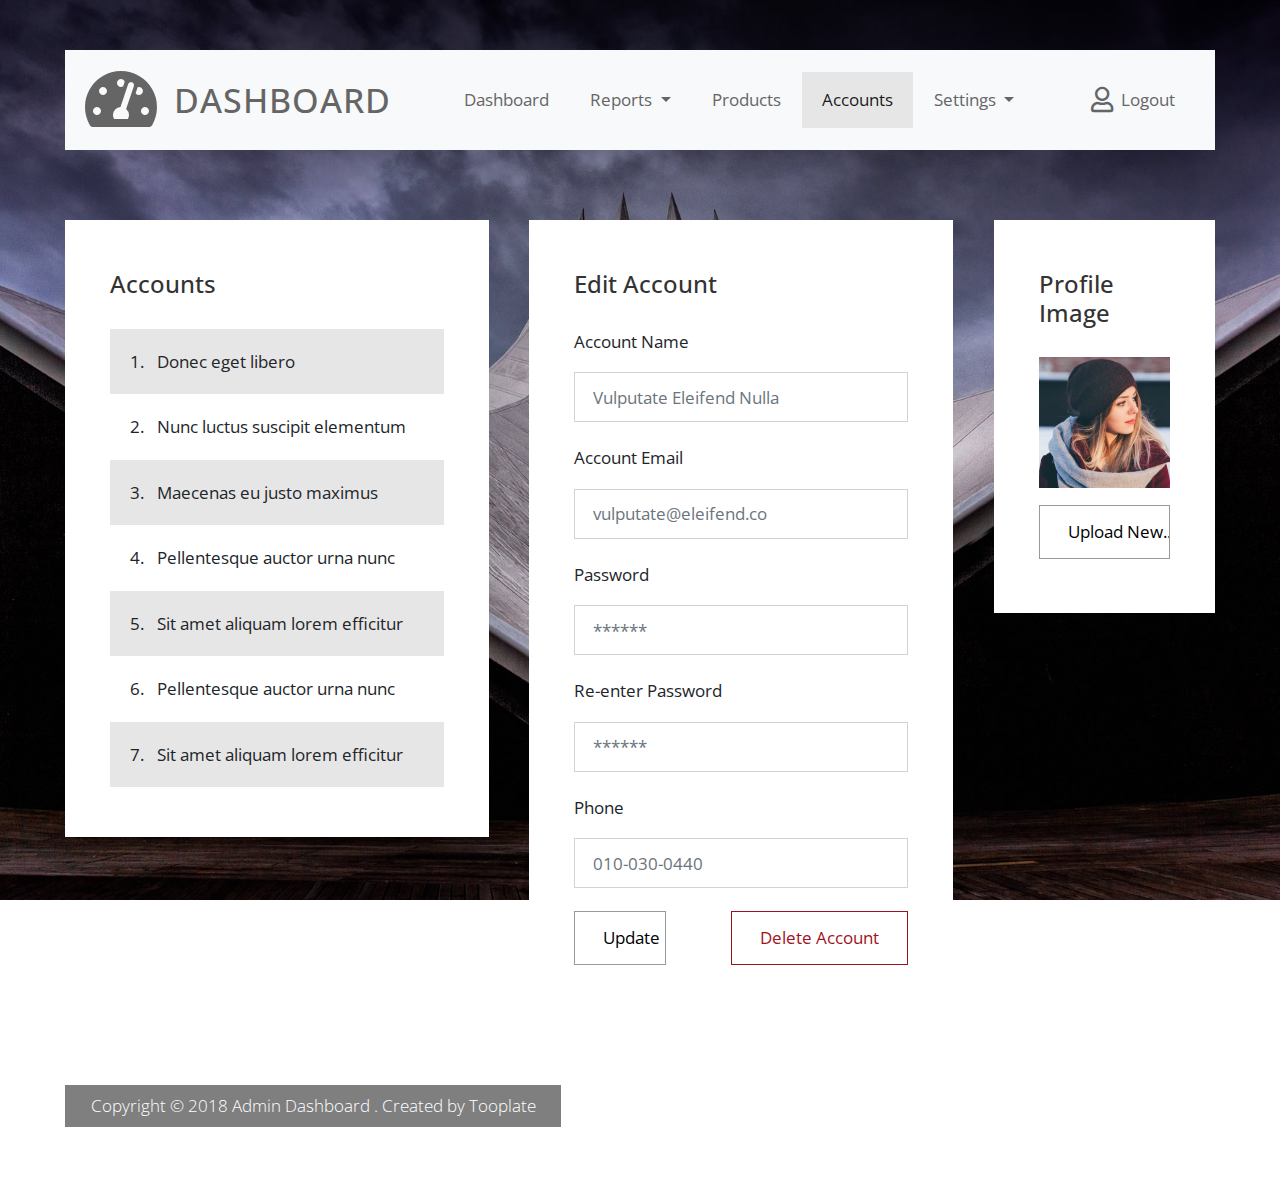
<file: Kanban Managemnt System/accounts.html>
<!DOCTYPE html>
<html lang="en">

<head>
    <meta charset="UTF-8">
    <meta name="viewport" content="width=device-width, initial-scale=1.0">
    <meta http-equiv="X-UA-Compatible" content="ie=edge">
    <title>Accounts Page - Dashboard Template</title>
    <!--

    Template 2108 Dashboard

	http://www.tooplate.com/view/2108-dashboard

    -->
    <link rel="stylesheet" href="https://fonts.googleapis.com/css?family=Open+Sans:300,400,600">
    <!-- https://fonts.google.com/specimen/Open+Sans -->
    <link rel="stylesheet" href="css/fontawesome.min.css">
    <!-- https://fontawesome.com/ -->
    <link rel="stylesheet" href="css/bootstrap.min.css">
    <!-- https://getbootstrap.com/ -->
    <link rel="stylesheet" href="css/tooplate.css">
</head>

<body class="bg03">
    <div class="container">
        <div class="row">
            <div class="col-12">
                <nav class="navbar navbar-expand-xl navbar-light bg-light">
                    <a class="navbar-brand" href="index.html">
                        <i class="fas fa-3x fa-tachometer-alt tm-site-icon"></i>
                        <h1 class="tm-site-title mb-0">Dashboard</h1>
                    </a>
                    <button class="navbar-toggler ml-auto mr-0" type="button" data-toggle="collapse" data-target="#navbarSupportedContent" aria-controls="navbarSupportedContent"
                        aria-expanded="false" aria-label="Toggle navigation">
                        <span class="navbar-toggler-icon"></span>
                    </button>

                    <div class="collapse navbar-collapse" id="navbarSupportedContent">
                        <ul class="navbar-nav mx-auto">
                            <li class="nav-item">
                                <a class="nav-link" href="index.html">Dashboard
                                    <span class="sr-only">(current)</span>
                                </a>
                            </li>
                            <li class="nav-item dropdown">
                                <a class="nav-link dropdown-toggle" href="index.html" id="navbarDropdown" role="button" data-toggle="dropdown" aria-haspopup="true"
                                    aria-expanded="false">
                                    Reports
                                </a>
                                <div class="dropdown-menu" aria-labelledby="navbarDropdown">
                                    <a class="dropdown-item" href="#">Daily Report</a>
                                    <a class="dropdown-item" href="#">Weekly Report</a>
                                    <a class="dropdown-item" href="index.html">Yearly Report</a>
                                </div>
                            </li>
                            <li class="nav-item">
                                <a class="nav-link" href="products.html">Products</a>
                            </li>

                            <li class="nav-item active">
                                <a class="nav-link" href="#">Accounts</a>
                            </li>
                            <li class="nav-item dropdown">
                                <a class="nav-link dropdown-toggle" href="#" id="navbarDropdown" role="button" data-toggle="dropdown" aria-haspopup="true"
                                    aria-expanded="false">
                                    Settings
                                </a>
                                <div class="dropdown-menu" aria-labelledby="navbarDropdown">
                                    <a class="dropdown-item" href="#">Profile</a>
                                    <a class="dropdown-item" href="#">Billing</a>
                                    <a class="dropdown-item" href="#">Customize</a>
                                </div>
                            </li>
                        </ul>
                        <ul class="navbar-nav">
                            <li class="nav-item">
                                <a class="nav-link d-flex" href="login.html">
                                    <i class="far fa-user mr-2 tm-logout-icon"></i>
                                    <span>Logout</span>
                                </a>
                            </li>
                        </ul>
                    </div>
                </nav>
            </div>
        </div>
        <!-- row -->
        <div class="row tm-content-row tm-mt-big">
            <div class="tm-col tm-col-big">
                <div class="bg-white tm-block">
                    <div class="row">
                        <div class="col-12">
                            <h2 class="tm-block-title d-inline-block">Accounts</h2>
                        </div>
                    </div>
                    <ol class="tm-list-group tm-list-group-alternate-color tm-list-group-pad-big">
                        <li class="tm-list-group-item">
                            Donec eget libero
                        </li>
                        <li class="tm-list-group-item">
                            Nunc luctus suscipit elementum
                        </li>
                        <li class="tm-list-group-item">
                            Maecenas eu justo maximus
                        </li>
                        <li class="tm-list-group-item">
                            Pellentesque auctor urna nunc
                        </li>
                        <li class="tm-list-group-item">
                            Sit amet aliquam lorem efficitur
                        </li>
                        <li class="tm-list-group-item">
                            Pellentesque auctor urna nunc
                        </li>
                        <li class="tm-list-group-item">
                            Sit amet aliquam lorem efficitur
                        </li>
                    </ol>
                </div>
            </div>
            <div class="tm-col tm-col-big">
                <div class="bg-white tm-block">
                    <div class="row">
                        <div class="col-12">
                            <h2 class="tm-block-title">Edit Account</h2>
                        </div>
                    </div>
                    <div class="row">
                        <div class="col-12">
                            <form action="" class="tm-signup-form">
                                <div class="form-group">
                                    <label for="name">Account Name</label>
                                    <input placeholder="Vulputate Eleifend Nulla" id="name" name="name" type="text" class="form-control validate">
                                </div>
                                <div class="form-group">
                                    <label for="email">Account Email</label>
                                    <input placeholder="vulputate@eleifend.co" id="email" name="email" type="email" class="form-control validate">
                                </div>
                                <div class="form-group">
                                    <label for="password">Password</label>
                                    <input placeholder="******" id="password" name="password" type="password" class="form-control validate">
                                </div>
                                <div class="form-group">
                                    <label for="password2">Re-enter Password</label>
                                    <input placeholder="******" id="password2" name="password2" type="password" class="form-control validate">
                                </div>
                                <div class="form-group">
                                    <label for="phone">Phone</label>
                                    <input placeholder="010-030-0440" id="phone" name="phone" type="tel" class="form-control validate">
                                </div>
                                <div class="row">
                                    <div class="col-12 col-sm-4">
                                        <button type="submit" class="btn btn-primary">Update
                                        </button>
                                    </div>
                                    <div class="col-12 col-sm-8 tm-btn-right">
                                        <button type="submit" class="btn btn-danger">Delete Account
                                        </button>
                                    </div>
                                </div>

                            </form>
                        </div>
                    </div>
                </div>
            </div>
            <div class="tm-col tm-col-small">
                <div class="bg-white tm-block">
                    <h2 class="tm-block-title">Profile Image</h2>
                    <img src="img/profile-image.png" alt="Profile Image" class="img-fluid">
                    <div class="custom-file mt-3 mb-3">
                        <input id="fileInput" type="file" style="display:none;" />
                        <input type="button" class="btn btn-primary d-block mx-xl-auto" value="Upload New..." onclick="document.getElementById('fileInput').click();"
                        />
                    </div>
                </div>
            </div>
        </div>
        <footer class="row tm-mt-small">
            <div class="col-12 font-weight-light">
                <p class="d-inline-block tm-bg-black text-white py-2 px-4">
                    Copyright &copy; 2018 Admin Dashboard . Created by
                    <a rel="nofollow" href="https://www.tooplate.com" class="text-white tm-footer-link">Tooplate</a>
                </p>
            </div>
        </footer>
    </div>

    <script src="js/jquery-3.3.1.min.js"></script>
    <!-- https://jquery.com/download/ -->
    <script src="js/bootstrap.min.js"></script>
    <!-- https://getbootstrap.com/ -->
</body>

</html>
</file>
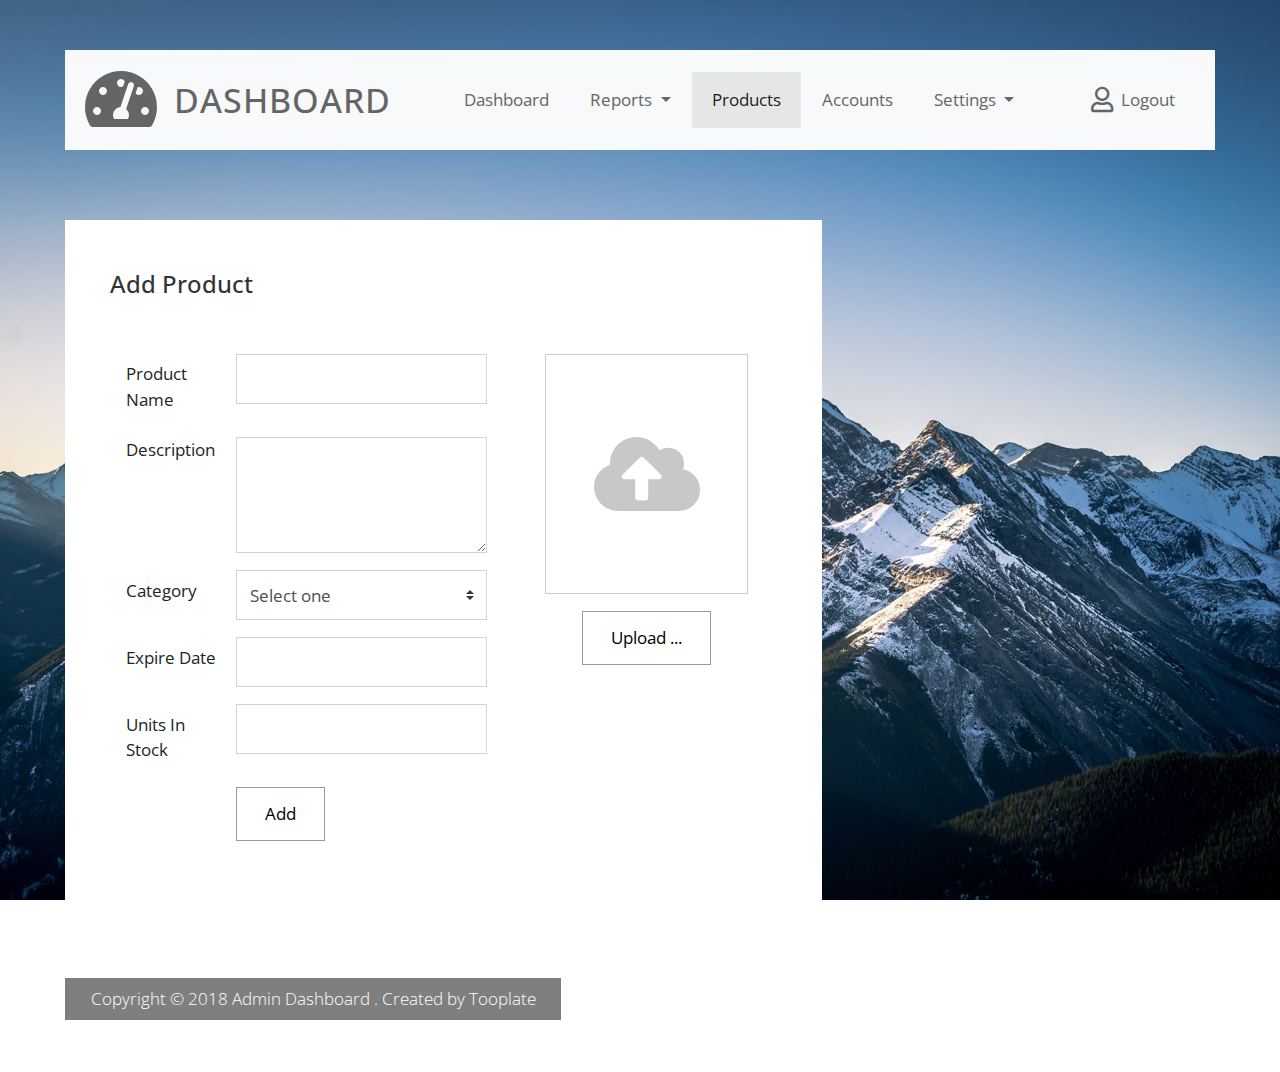
<file: Kanban Managemnt System/add-product.html>
<!DOCTYPE html>
<html lang="en">

<head>
    <meta charset="UTF-8">
    <meta name="viewport" content="width=device-width, initial-scale=1.0">
    <meta http-equiv="X-UA-Compatible" content="ie=edge">
    <title>Add Product - Dashboard Admin Template</title>
    <!--

    Template 2108 Dashboard

	http://www.tooplate.com/view/2108-dashboard

    -->
    <link rel="stylesheet" href="https://fonts.googleapis.com/css?family=Open+Sans:300,400,600">
    <!-- https://fonts.google.com/specimen/Open+Sans -->
    <link rel="stylesheet" href="css/fontawesome.min.css">
    <!-- https://fontawesome.com/ -->
    <link rel="stylesheet" href="jquery-ui-datepicker/jquery-ui.min.css" type="text/css" />
    <!-- http://api.jqueryui.com/datepicker/ -->
    <link rel="stylesheet" href="css/bootstrap.min.css">
    <!-- https://getbootstrap.com/ -->
    <link rel="stylesheet" href="css/tooplate.css">
</head>

<body class="bg02">
    <div class="container">
        <div class="row">
            <div class="col-12">
                <nav class="navbar navbar-expand-xl navbar-light bg-light">
                    <a class="navbar-brand" href="index.html">
                        <i class="fas fa-3x fa-tachometer-alt tm-site-icon"></i>
                        <h1 class="tm-site-title mb-0">Dashboard</h1>
                    </a>
                    <button class="navbar-toggler ml-auto mr-0" type="button" data-toggle="collapse" data-target="#navbarSupportedContent" aria-controls="navbarSupportedContent"
                        aria-expanded="false" aria-label="Toggle navigation">
                        <span class="navbar-toggler-icon"></span>
                    </button>

                    <div class="collapse navbar-collapse" id="navbarSupportedContent">
                        <ul class="navbar-nav mx-auto">
                            <li class="nav-item">
                                <a class="nav-link" href="index.html">Dashboard
                                    <span class="sr-only">(current)</span>
                                </a>
                            </li>
                            <li class="nav-item dropdown">
                                <a class="nav-link dropdown-toggle" href="index.html" id="navbarDropdown" role="button" data-toggle="dropdown" aria-haspopup="true"
                                    aria-expanded="false">
                                    Reports
                                </a>
                                <div class="dropdown-menu" aria-labelledby="navbarDropdown">
                                    <a class="dropdown-item" href="#">Daily Report</a>
                                    <a class="dropdown-item" href="#">Weekly Report</a>
                                    <a class="dropdown-item" href="index.html">Yearly Report</a>
                                </div>
                            </li>
                            <li class="nav-item active">
                                <a class="nav-link" href="products.html">Products</a>
                            </li>

                            <li class="nav-item">
                                <a class="nav-link" href="accounts.html">Accounts</a>
                            </li>
                            <li class="nav-item dropdown">
                                <a class="nav-link dropdown-toggle" href="#" id="navbarDropdown" role="button" data-toggle="dropdown" aria-haspopup="true"
                                    aria-expanded="false">
                                    Settings
                                </a>
                                <div class="dropdown-menu" aria-labelledby="navbarDropdown">
                                    <a class="dropdown-item" href="#">Profile</a>
                                    <a class="dropdown-item" href="#">Billing</a>
                                    <a class="dropdown-item" href="#">Customize</a>
                                </div>
                            </li>
                        </ul>
                        <ul class="navbar-nav">
                            <li class="nav-item">
                                <a class="nav-link d-flex" href="login.html">
                                    <i class="far fa-user mr-2 tm-logout-icon"></i>
                                    <span>Logout</span>
                                </a>
                            </li>
                        </ul>
                    </div>
                </nav>
            </div>
        </div>
        <!-- row -->
        <div class="row tm-mt-big">
            <div class="col-xl-8 col-lg-10 col-md-12 col-sm-12">
                <div class="bg-white tm-block">
                    <div class="row">
                        <div class="col-12">
                            <h2 class="tm-block-title d-inline-block">Add Product</h2>
                        </div>
                    </div>
                    <div class="row mt-4 tm-edit-product-row">
                        <div class="col-xl-7 col-lg-7 col-md-12">
                            <form action="" class="tm-edit-product-form">
                                <div class="input-group mb-3">
                                    <label for="name" class="col-xl-4 col-lg-4 col-md-4 col-sm-5 col-form-label">Product
                                        Name
                                    </label>
                                    <input id="name" name="name" type="text" class="form-control validate col-xl-9 col-lg-8 col-md-8 col-sm-7">
                                </div>
                                <div class="input-group mb-3">
                                    <label for="description" class="col-xl-4 col-lg-4 col-md-4 col-sm-5 mb-2">Description</label>
                                    <textarea class="form-control validate col-xl-9 col-lg-8 col-md-8 col-sm-7" rows="3" required></textarea>
                                </div>
                                <div class="input-group mb-3">
                                    <label for="category" class="col-xl-4 col-lg-4 col-md-4 col-sm-5 col-form-label">Category</label>
                                    <select class="custom-select col-xl-9 col-lg-8 col-md-8 col-sm-7" id="category">
                                        <option selected>Select one</option>
                                        <option value="1">Cras efficitur lacus</option>
                                        <option value="2">Pellentesque molestie</option>
                                        <option value="3">Sed feugiat nulla</option>
                                    </select>
                                </div>
                                <div class="input-group mb-3">
                                    <label for="expire_date" class="col-xl-4 col-lg-4 col-md-4 col-sm-5 col-form-label">Expire
                                        Date
                                    </label>
                                    <input id="expire_date" name="expire_date" type="text" class="form-control validate col-xl-9 col-lg-8 col-md-8 col-sm-7"
                                        data-large-mode="true">
                                </div>
                                <div class="input-group mb-3">
                                    <label for="stock" class="col-xl-4 col-lg-4 col-md-4 col-sm-5 col-form-label">Units In
                                        Stock
                                    </label>
                                    <input id="stock" name="stock" type="text" class="form-control validate col-xl-9 col-lg-8 col-md-7 col-sm-7">
                                </div>
                                <div class="input-group mb-3">
                                    <div class="ml-auto col-xl-8 col-lg-8 col-md-8 col-sm-7 pl-0">
                                        <button type="submit" class="btn btn-primary">Add
                                        </button>
                                    </div>
                                </div>
                            </form>
                        </div>
                        <div class="col-xl-4 col-lg-4 col-md-12 mx-auto mb-4">
                            <div class="tm-product-img-dummy mx-auto">
                                <i class="fas fa-5x fa-cloud-upload-alt" onclick="document.getElementById('fileInput').click();"></i>
                            </div>
                            <div class="custom-file mt-3 mb-3">
                                <input id="fileInput" type="file" style="display:none;" />
                                <input type="button" class="btn btn-primary d-block mx-auto" value="Upload ..." onclick="document.getElementById('fileInput').click();"
                                />
                            </div>
                        </div>
                    </div>
                </div>
            </div>
        </div>
        <footer class="row tm-mt-big">
            <div class="col-12 font-weight-light">
                <p class="d-inline-block tm-bg-black text-white py-2 px-4">
                    Copyright &copy; 2018 Admin Dashboard . Created by
                    <a rel="nofollow" href="https://www.tooplate.com" class="text-white tm-footer-link">Tooplate</a>
                </p>
            </div>
        </footer>
    </div>

    <script src="js/jquery-3.3.1.min.js"></script>
    <!-- https://jquery.com/download/ -->
    <script src="jquery-ui-datepicker/jquery-ui.min.js"></script>
    <!-- https://jqueryui.com/download/ -->
    <script src="js/bootstrap.min.js"></script>
    <!-- https://getbootstrap.com/ -->
    <script>
        $(function () {
            $('#expire_date').datepicker();
        });
    </script>
</body>

</html>
</file>
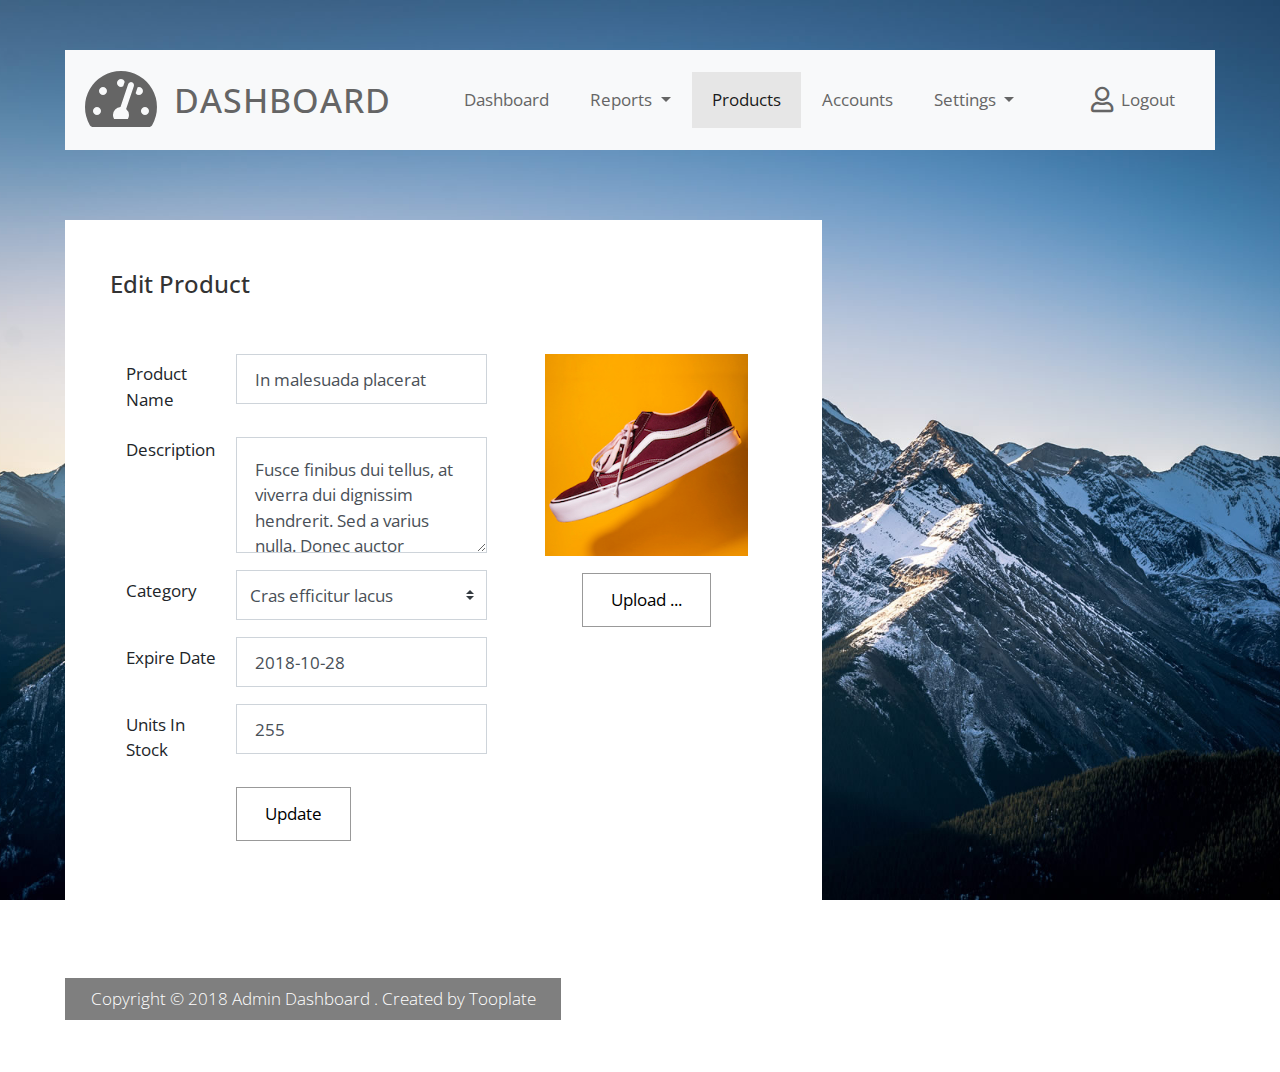
<file: Kanban Managemnt System/edit-product.html>
<!DOCTYPE html>
<html lang="en">

<head>
    <meta charset="UTF-8">
    <meta name="viewport" content="width=device-width, initial-scale=1.0">
    <meta http-equiv="X-UA-Compatible" content="ie=edge">
    <title>Edit Product - Dashboard Template</title>
    <!--

    Template 2108 Dashboard

	http://www.tooplate.com/view/2108-dashboard

    -->
    <link rel="stylesheet" href="https://fonts.googleapis.com/css?family=Open+Sans:300,400,600">
    <!-- https://fonts.google.com/specimen/Open+Sans -->
    <link rel="stylesheet" href="css/fontawesome.min.css">
    <!-- https://fontawesome.com/ -->
    <link rel="stylesheet" href="jquery-ui-datepicker/jquery-ui.min.css" type="text/css" />
    <!-- http://api.jqueryui.com/datepicker/ -->
    <link rel="stylesheet" href="css/bootstrap.min.css">
    <!-- https://getbootstrap.com/ -->
    <link rel="stylesheet" href="css/tooplate.css">
</head>

<body class="bg02">
    <div class="container">
        <div class="row">
            <div class="col-12">
                <nav class="navbar navbar-expand-xl navbar-light bg-light">
                    <a class="navbar-brand" href="index.html">
                        <i class="fas fa-3x fa-tachometer-alt tm-site-icon"></i>
                        <h1 class="tm-site-title mb-0">Dashboard</h1>
                    </a>
                    <button class="navbar-toggler ml-auto mr-0" type="button" data-toggle="collapse" data-target="#navbarSupportedContent" aria-controls="navbarSupportedContent"
                        aria-expanded="false" aria-label="Toggle navigation">
                        <span class="navbar-toggler-icon"></span>
                    </button>

                    <div class="collapse navbar-collapse" id="navbarSupportedContent">
                        <ul class="navbar-nav mx-auto">
                            <li class="nav-item">
                                <a class="nav-link" href="index.html">Dashboard
                                    <span class="sr-only">(current)</span>
                                </a>
                            </li>
                            <li class="nav-item dropdown">
                                <a class="nav-link dropdown-toggle" href="index.html" id="navbarDropdown" role="button" data-toggle="dropdown" aria-haspopup="true"
                                    aria-expanded="false">
                                    Reports
                                </a>
                                <div class="dropdown-menu" aria-labelledby="navbarDropdown">
                                    <a class="dropdown-item" href="#">Daily Report</a>
                                    <a class="dropdown-item" href="#">Weekly Report</a>
                                    <a class="dropdown-item" href="index.html">Yearly Report</a>
                                </div>
                            </li>
                            <li class="nav-item active">
                                <a class="nav-link" href="products.html">Products</a>
                            </li>

                            <li class="nav-item">
                                <a class="nav-link" href="accounts.html">Accounts</a>
                            </li>
                            <li class="nav-item dropdown">
                                <a class="nav-link dropdown-toggle" href="#" id="navbarDropdown" role="button" data-toggle="dropdown" aria-haspopup="true"
                                    aria-expanded="false">
                                    Settings
                                </a>
                                <div class="dropdown-menu" aria-labelledby="navbarDropdown">
                                    <a class="dropdown-item" href="#">Profile</a>
                                    <a class="dropdown-item" href="#">Billing</a>
                                    <a class="dropdown-item" href="#">Customize</a>
                                </div>
                            </li>
                        </ul>
                        <ul class="navbar-nav">
                            <li class="nav-item">
                                <a class="nav-link d-flex" href="login.html">
                                    <i class="far fa-user mr-2 tm-logout-icon"></i>
                                    <span>Logout</span>
                                </a>
                            </li>
                        </ul>
                    </div>
                </nav>
            </div>
        </div>
        <!-- row -->
        <div class="row tm-mt-big">
            <div class="col-xl-8 col-lg-10 col-md-12 col-sm-12">
                <div class="bg-white tm-block">
                    <div class="row">
                        <div class="col-12">
                            <h2 class="tm-block-title d-inline-block">Edit Product</h2>
                        </div>
                    </div>
                    <div class="row mt-4 tm-edit-product-row">
                        <div class="col-xl-7 col-lg-7 col-md-12">
                            <form action="" class="tm-edit-product-form">
                                <div class="input-group mb-3">
                                    <label for="name" class="col-xl-4 col-lg-4 col-md-4 col-sm-5 col-form-label">Product
                                        Name
                                    </label>
                                    <input placeholder="Product name" value="In malesuada placerat" id="name" name="name" type="text" class="form-control validate col-xl-9 col-lg-8 col-md-8 col-sm-7">
                                </div>
                                <div class="input-group mb-3">
                                    <label for="description" class="col-xl-4 col-lg-4 col-md-4 col-sm-5 mb-2">Description</label>
                                    <textarea class="form-control validate col-xl-9 col-lg-8 col-md-8 col-sm-7" rows="3" placeholder="Product Description" required>Fusce finibus dui tellus, at viverra dui dignissim hendrerit. Sed a varius nulla. Donec auctor consectetur nulla.</textarea>
                                </div>
                                <div class="input-group mb-3">
                                    <label for="category" class="col-xl-4 col-lg-4 col-md-4 col-sm-5 col-form-label">Category</label>
                                    <select class="custom-select col-xl-9 col-lg-8 col-md-8 col-sm-7" id="category">
                                        <option value="1" selected>Cras efficitur lacus</option>
                                        <option value="2">Pellentesque molestie</option>
                                        <option value="3">Sed feugiat nulla</option>
                                    </select>
                                </div>
                                <div class="input-group mb-3">
                                    <label for="expire_date" class="col-xl-4 col-lg-4 col-md-4 col-sm-5 col-form-label">Expire
                                        Date
                                    </label>
                                    <input placeholder="Expire Date" value="2018-10-28" id="expire_date" name="expire_date" type="text" class="form-control validate col-xl-9 col-lg-8 col-md-8 col-sm-7"
                                        data-large-mode="true">
                                </div>
                                <div class="input-group mb-3">
                                    <label for="stock" class="col-xl-4 col-lg-4 col-md-4 col-sm-5 col-form-label">Units In
                                        Stock
                                    </label>
                                    <input placeholder="Stock" value="255" id="stock" name="stock" type="text" class="form-control validate col-xl-9 col-lg-8 col-md-7 col-sm-7">
                                </div>
                                <div class="input-group mb-3">
                                    <div class="ml-auto col-xl-8 col-lg-8 col-md-8 col-sm-7 pl-0">
                                        <button type="submit" class="btn btn-primary">Update
                                        </button>
                                    </div>
                                </div>
                            </form>
                        </div>
                        <div class="col-xl-4 col-lg-4 col-md-12 mx-auto mb-4">
                            <img src="img/product-image.jpg" alt="Profile Image" class="img-fluid mx-auto d-block">
                            <div class="custom-file mt-3 mb-3">
                                <input id="fileInput" type="file" style="display:none;" />
                                <input type="button" class="btn btn-primary d-block mx-auto" value="Upload ..." onclick="document.getElementById('fileInput').click();"
                                />
                            </div>
                        </div>
                    </div>
                </div>
            </div>
        </div>
        <footer class="row tm-mt-big">
            <div class="col-12 font-weight-light">
                <p class="d-inline-block tm-bg-black text-white py-2 px-4">
                    Copyright &copy; 2018 Admin Dashboard . Created by
                    <a rel="nofollow" href="https://www.tooplate.com" class="text-white tm-footer-link">Tooplate</a>
                </p>
            </div>
        </footer>
    </div>

    <script src="js/jquery-3.3.1.min.js"></script>
    <!-- https://jquery.com/download/ -->
    <script src="jquery-ui-datepicker/jquery-ui.min.js"></script>
    <!-- https://jqueryui.com/download/ -->
    <script src="js/bootstrap.min.js"></script>
    <!-- https://getbootstrap.com/ -->
    <script>
        $(function () {
            $('#expire_date').datepicker();
        });
    </script>
</body>

</html>
</file>
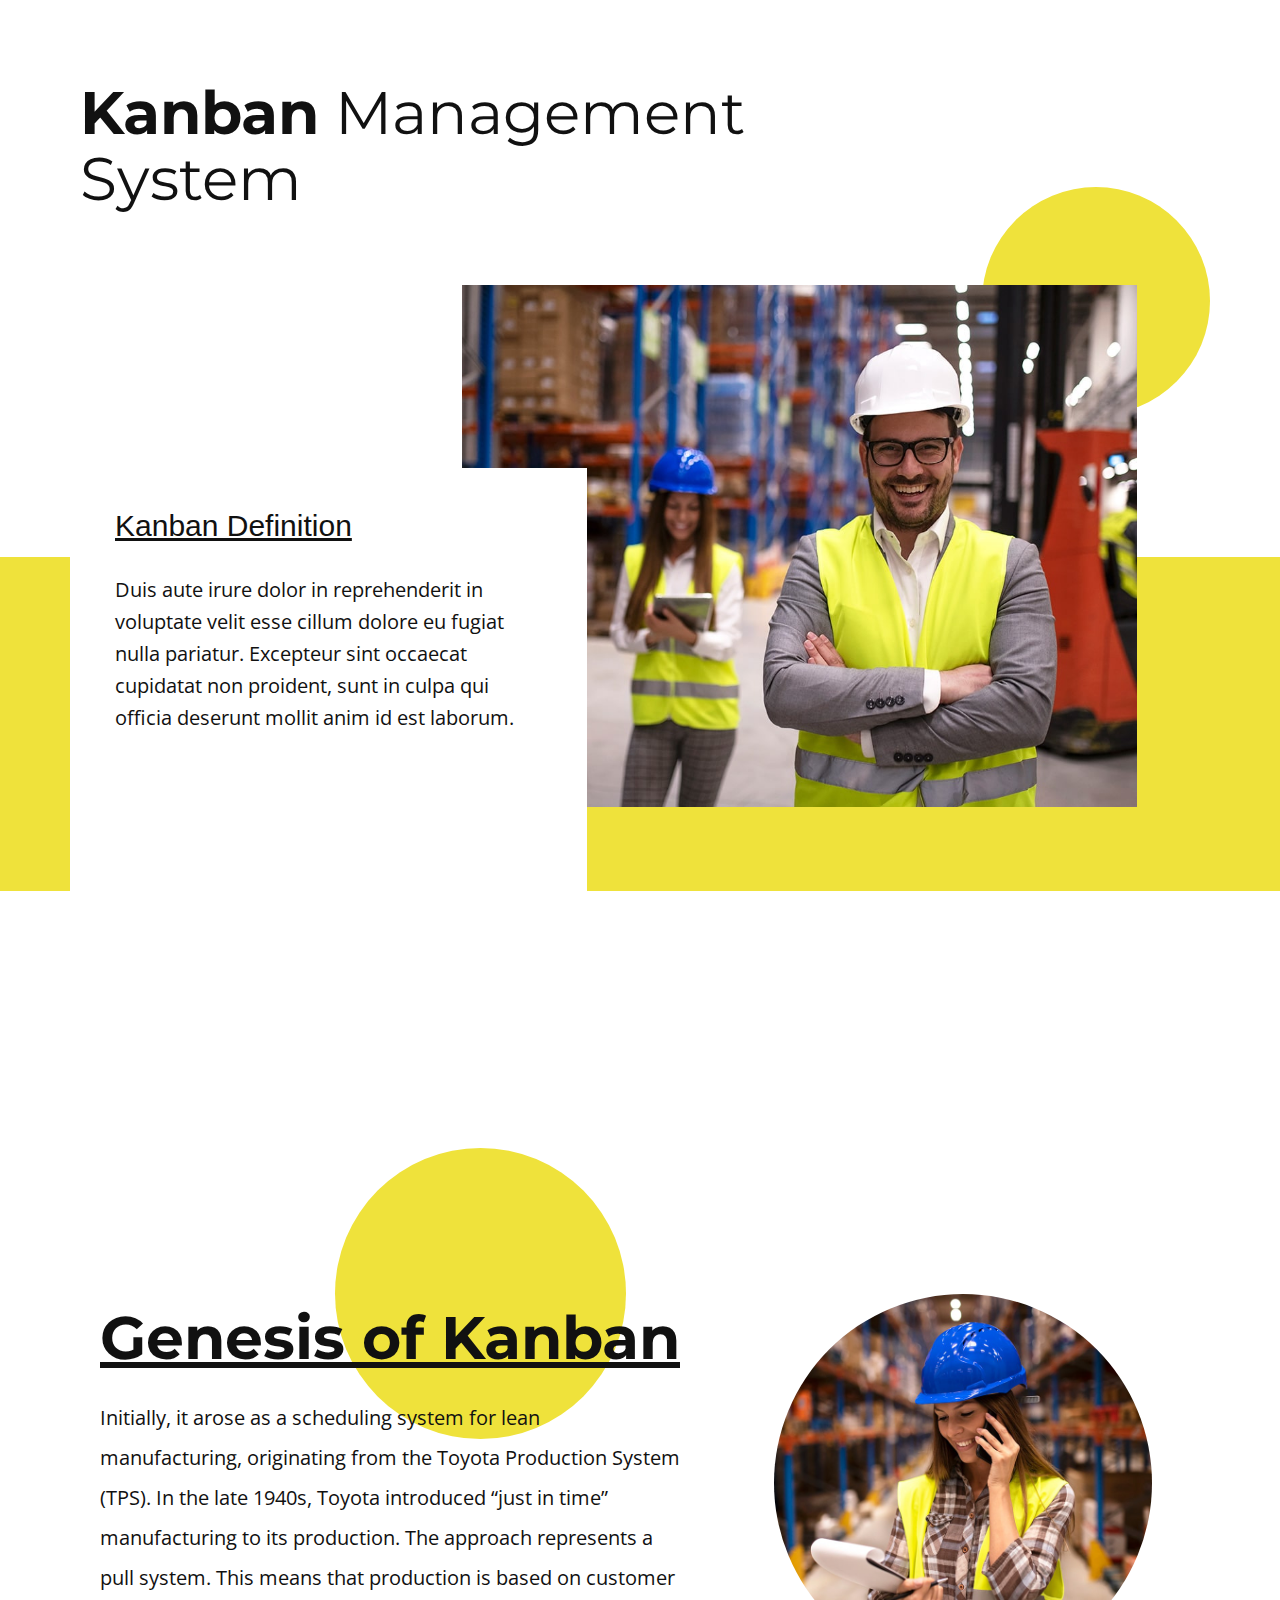
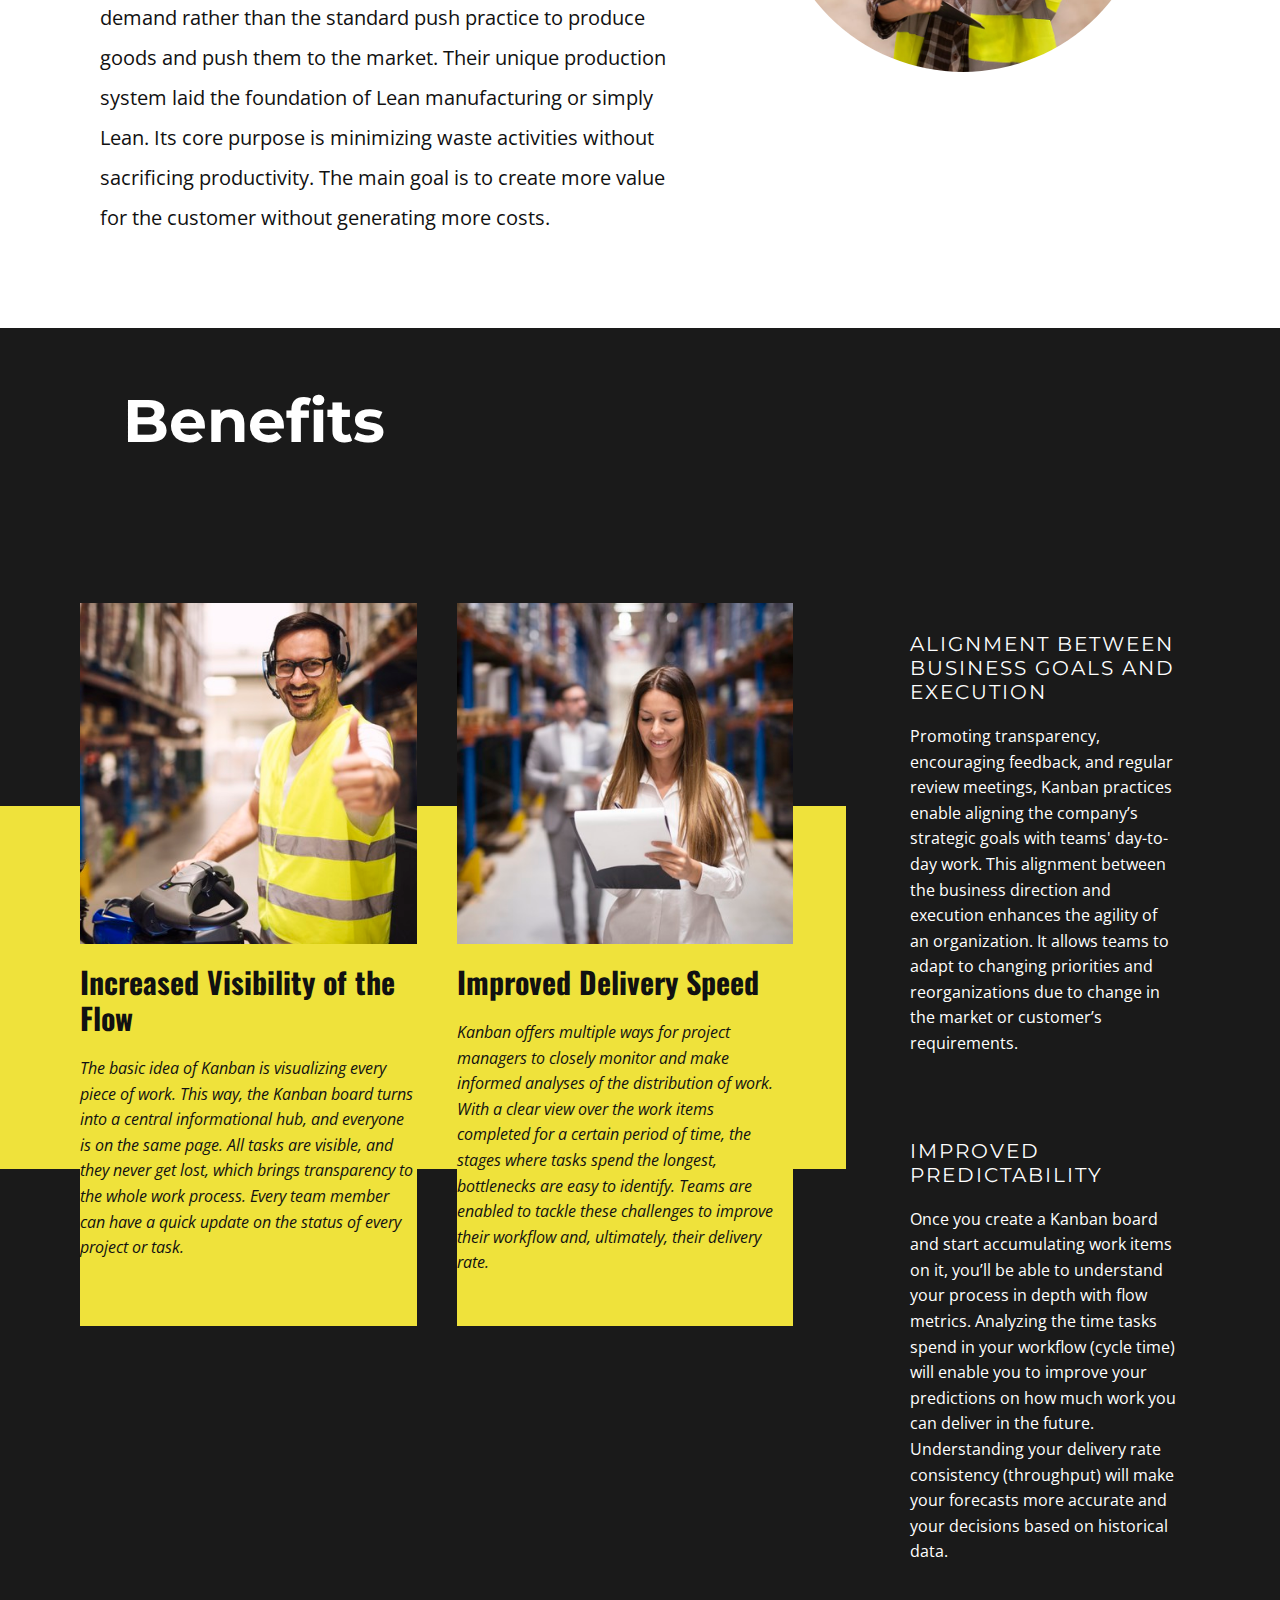
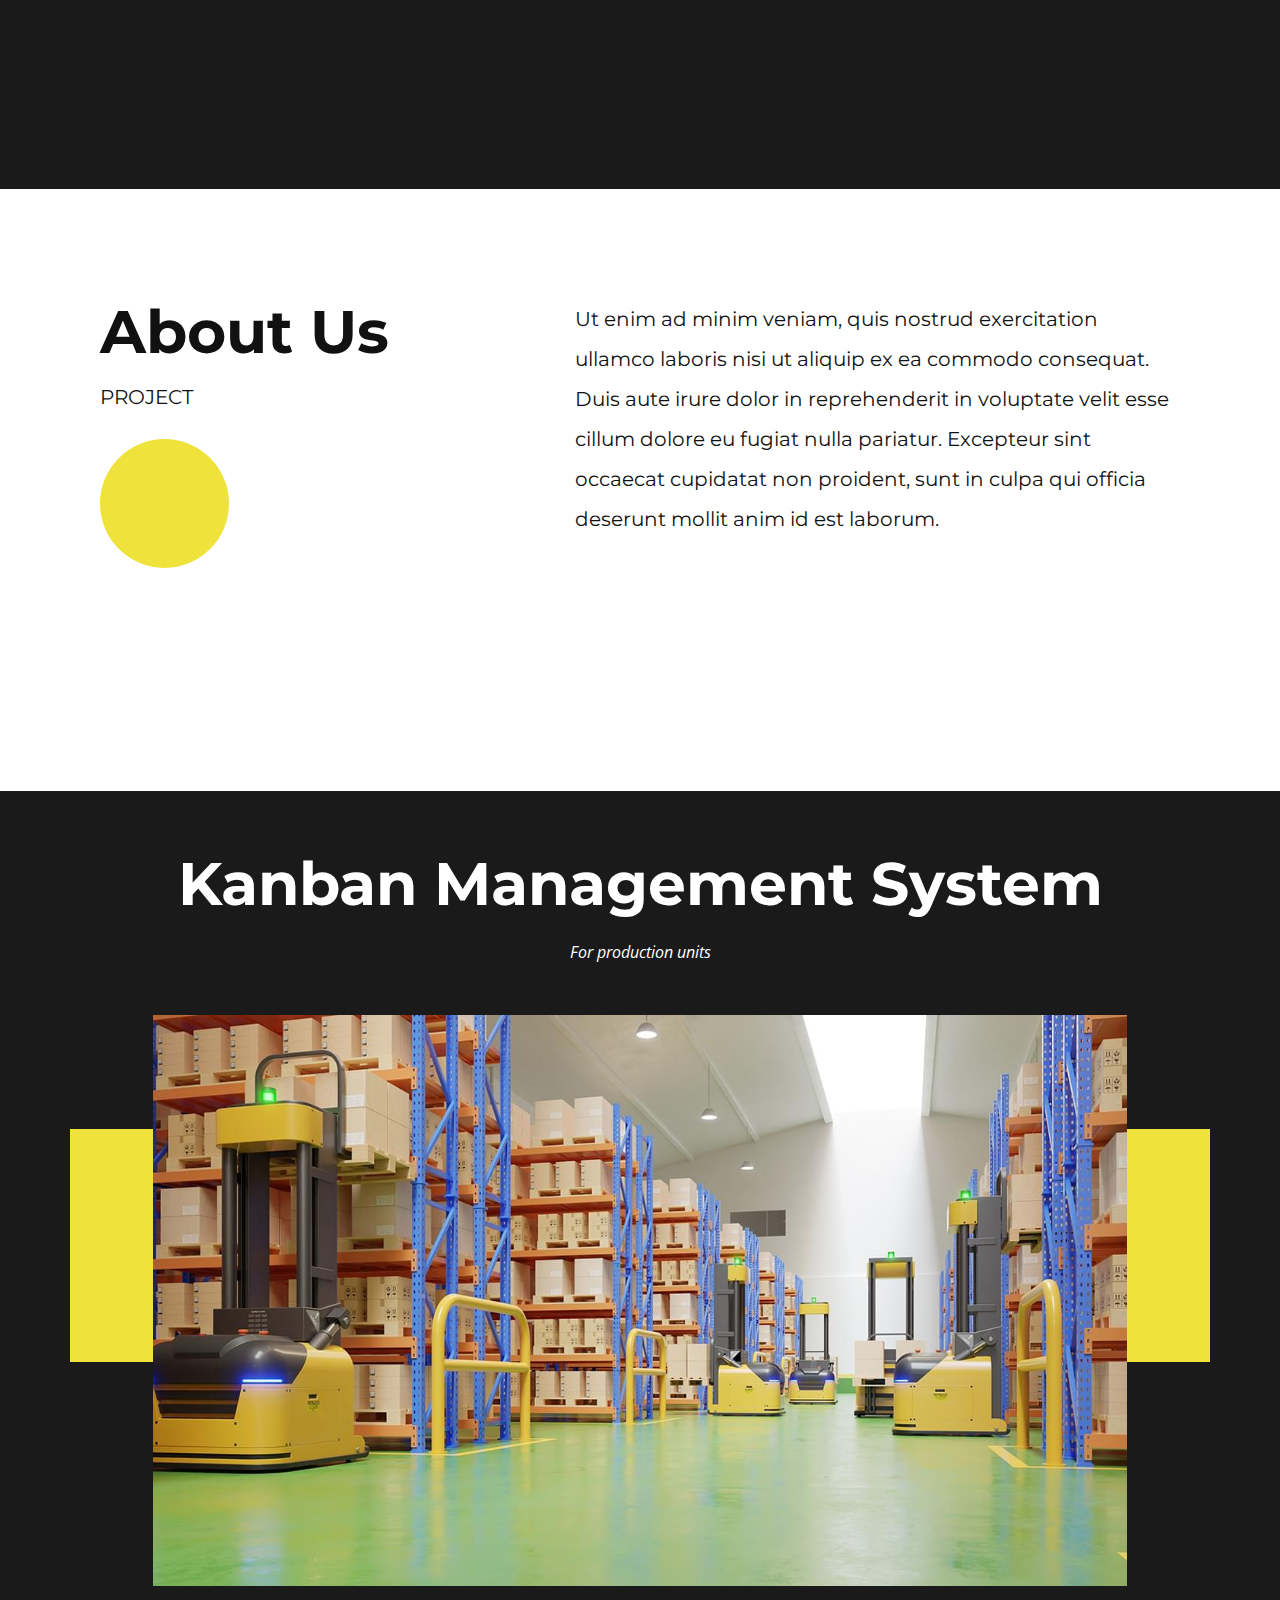
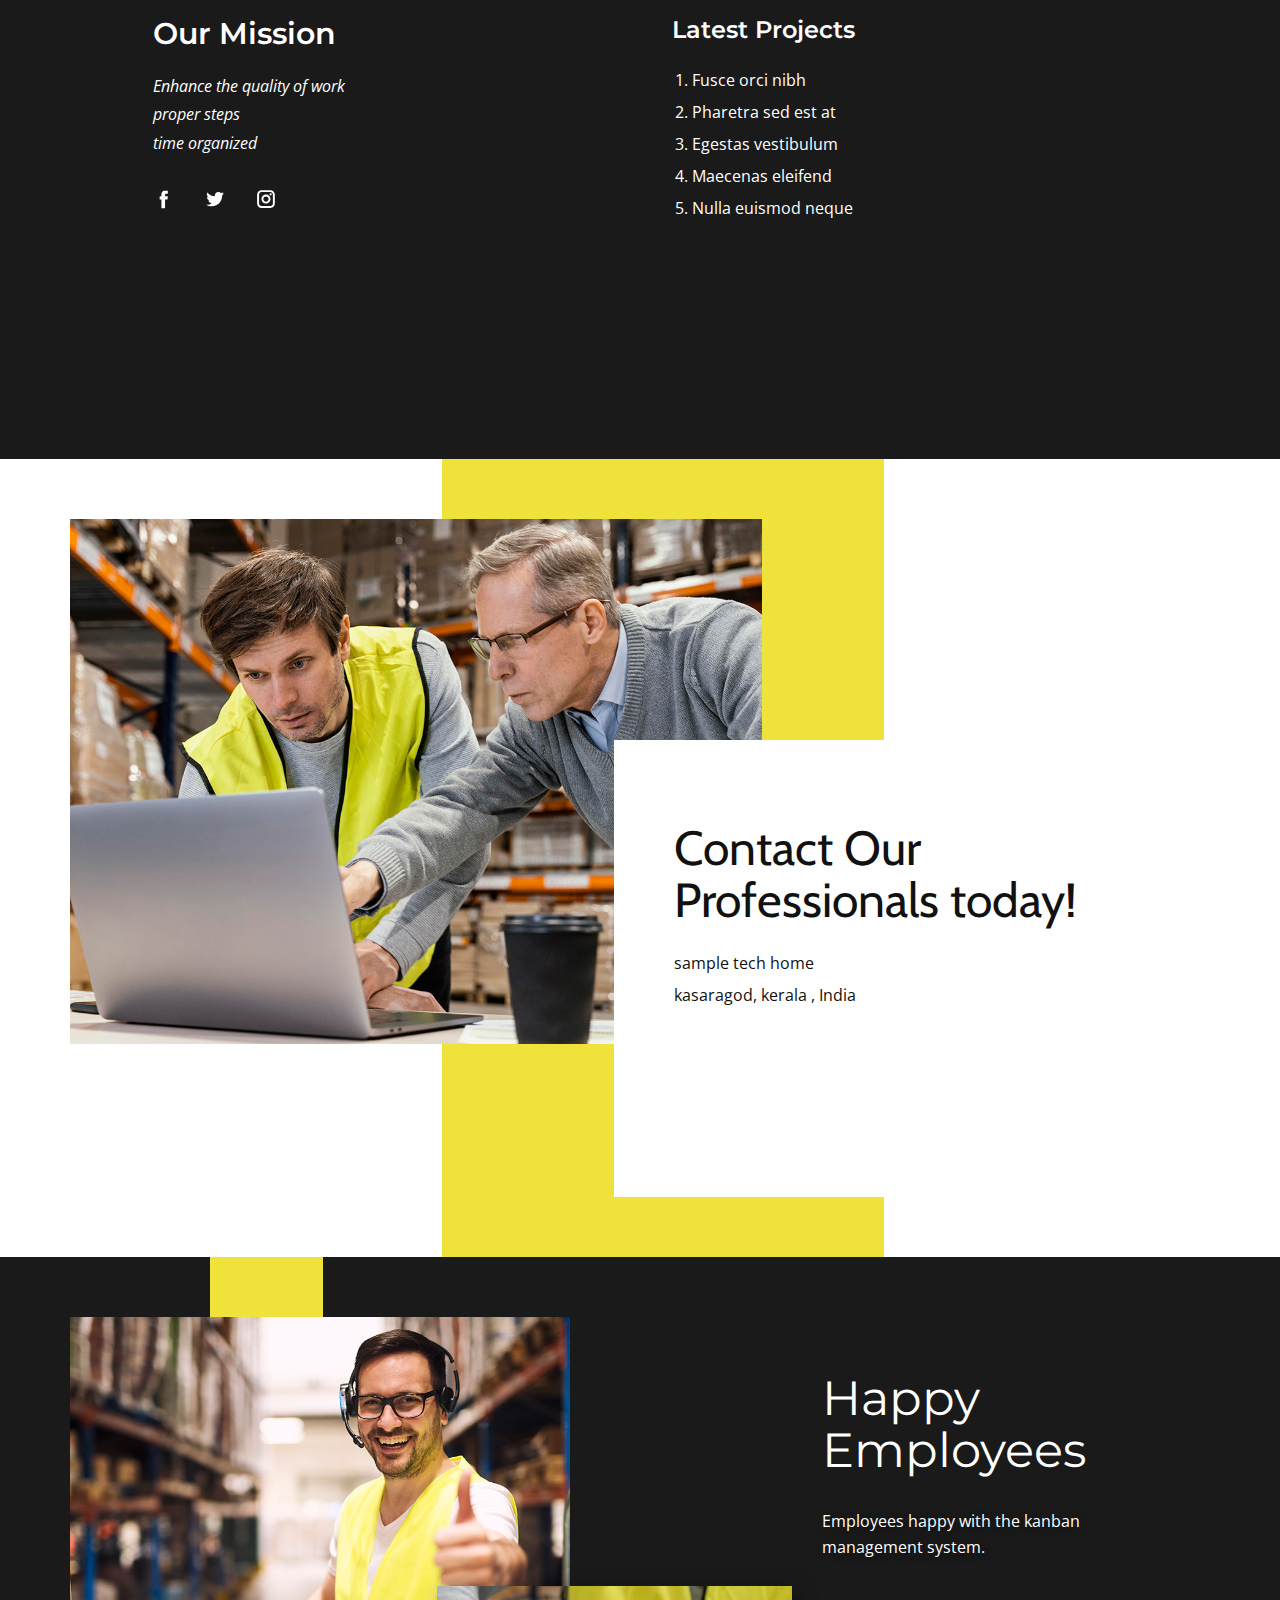
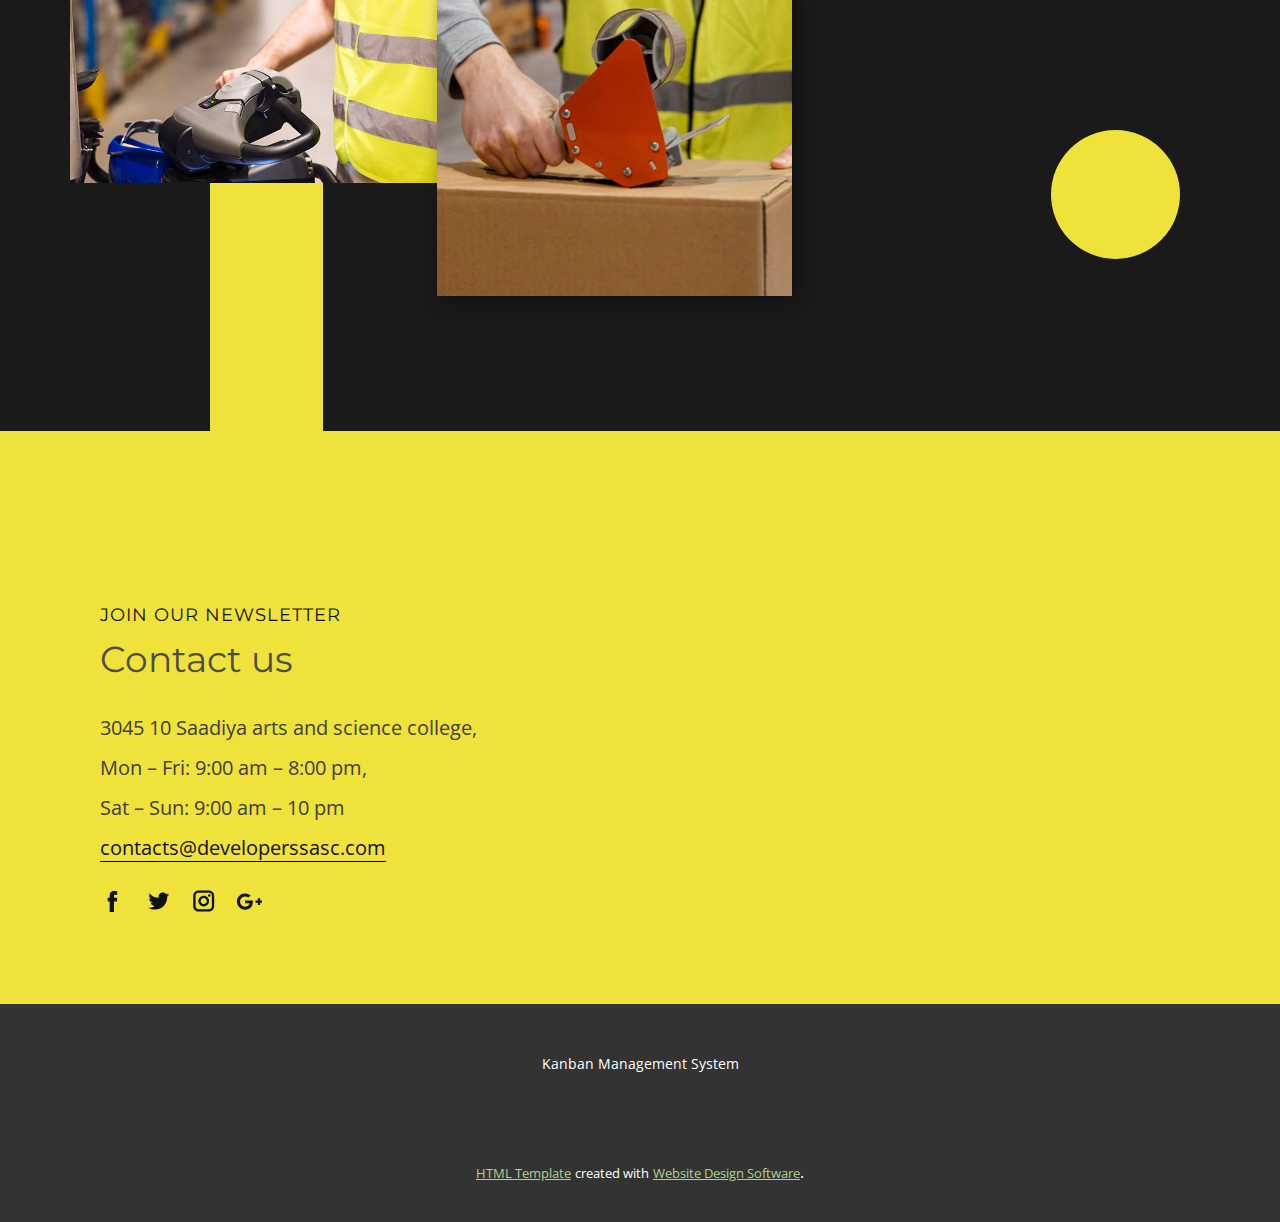
<file: Kanban Managemnt System/Home.html>
<!DOCTYPE html>
<html style="font-size: 16px;">
  <head>
    <meta name="viewport" content="width=device-width, initial-scale=1.0">
    <meta charset="utf-8">
    <meta name="keywords" content="Logistics, storage, refurbishment, About Team, Trucking &amp;amp; Transportation, About Us, Logistics and Transportation, Contact Our Professionals today!, Logistics Company, Contact us">
    <meta name="description" content="">
    <meta name="page_type" content="np-template-header-footer-from-plugin">
    <title>Home</title>
    <link rel="stylesheet" href="nicepage.css" media="screen">
<link rel="stylesheet" href="Home.css" media="screen">
    <script class="u-script" type="text/javascript" src="jquery.js" defer=""></script>
    <script class="u-script" type="text/javascript" src="nicepage.js" defer=""></script>
    <meta name="generator" content="Nicepage 4.6.5, nicepage.com">
    <link id="u-theme-google-font" rel="stylesheet" href="https://fonts.googleapis.com/css?family=Montserrat:100,100i,200,200i,300,300i,400,400i,500,500i,600,600i,700,700i,800,800i,900,900i|Open+Sans:300,300i,400,400i,500,500i,600,600i,700,700i,800,800i">
    <link id="u-page-google-font" rel="stylesheet" href="https://fonts.googleapis.com/css?family=Montserrat:100,100i,200,200i,300,300i,400,400i,500,500i,600,600i,700,700i,800,800i,900,900i|Montserrat:100,100i,200,200i,300,300i,400,400i,500,500i,600,600i,700,700i,800,800i,900,900i|Oswald:200,300,400,500,600,700|Cabin:400,400i,500,500i,600,600i,700,700i">
    
    
    
    
    
    
    
    
    
    <script type="application/ld+json">{
		"@context": "http://schema.org",
		"@type": "Organization",
		"name": ""
}</script>
    <meta name="theme-color" content="#b0d38e">
    <meta property="og:title" content="Home">
    <meta property="og:type" content="website">
  </head>
  <body class="u-body u-xl-mode">
    <section class="u-align-center u-clearfix u-section-1" id="carousel_ad16">
      <div class="u-expanded-width u-palette-3-base u-shape u-shape-rectangle u-shape-1"></div>
      <h1 class="u-align-left u-text u-text-1"><b>Kanban</b>&nbsp;Management System<br>
      </h1>
      <div class="u-palette-3-base u-shape u-shape-circle u-shape-2"></div>
      <img class="u-image u-image-default u-image-1" data-image-width="1000" data-image-height="820" src="images/ygty-min.jpg">
      <div class="u-align-left u-container-style u-group u-white u-group-1">
        <div class="u-container-layout u-container-layout-1">
          <h3 class="u-custom-font u-font-arial u-text u-text-2"><u>Kanban Definition</u>
          </h3>
          <p class="u-text u-text-3">Duis aute irure dolor in reprehenderit in voluptate velit esse cillum dolore eu fugiat nulla pariatur. Excepteur sint occaecat cupidatat non proident, sunt in culpa qui officia deserunt mollit anim id est laborum. </p>
        </div>
      </div>
    </section>
    <section class="u-align-center u-clearfix u-section-2" id="carousel_f5ad">
      <div class="u-clearfix u-sheet u-valign-middle-lg u-valign-middle-xl u-sheet-1">
        <div class="u-clearfix u-expanded-width u-layout-wrap u-layout-wrap-1">
          <div class="u-layout">
            <div class="u-layout-row">
              <div class="u-container-style u-layout-cell u-left-cell u-size-34 u-layout-cell-1">
                <div class="u-container-layout u-valign-middle-xs u-container-layout-1">
                  <div class="u-palette-3-base u-shape u-shape-circle u-shape-1"></div>
                  <h2 class="u-text u-text-1"><u>Genesis of Kanban</u>
                  </h2>
                  <p class="u-text u-text-2"> Initially, it arose as a scheduling system for lean manufacturing, originating from the Toyota Production System (TPS). In the late 1940s, Toyota introduced “just in time” manufacturing to its production. The approach represents a pull system. This means that production is based on customer demand rather than the standard push practice to produce goods and push them to the market. Their unique production system laid the foundation of Lean manufacturing or simply Lean. Its core purpose is minimizing waste activities without sacrificing productivity. The main goal is to create more value for the customer without generating more costs.</p>
                </div>
              </div>
              <div class="u-container-style u-layout-cell u-right-cell u-size-26 u-layout-cell-2">
                <div class="u-container-layout u-valign-middle u-container-layout-2">
                  <div alt="" class="u-image u-image-circle u-image-1" data-image-width="800" data-image-height="800"></div>
                </div>
              </div>
            </div>
          </div>
        </div>
      </div>
    </section>
    <section class="u-clearfix u-grey-90 u-valign-middle-lg u-valign-middle-md u-valign-top-sm u-valign-top-xl u-section-3" id="sec-53d1">
      <div class="u-container-style u-group u-shape-rectangle u-group-1">
        <div class="u-container-layout u-container-layout-1">
          <h1 class="u-custom-font u-font-montserrat u-text u-text-1">Benefits</h1>
        </div>
      </div>
      <div class="u-palette-3-base u-shape u-shape-rectangle u-shape-1"></div>
      <div class="u-list u-list-1">
        <div class="u-repeater u-repeater-1">
          <div class="u-container-style u-list-item u-palette-3-base u-repeater-item u-list-item-1">
            <div class="u-container-layout u-similar-container u-container-layout-2">
              <img alt="" class="u-expanded-width-lg u-expanded-width-md u-expanded-width-xl u-image u-image-default u-image-1" src="images/distribution-warehouse-worker-with-headset-communication-organizing-goods-delivery_342744-1480.jpg" data-image-width="626" data-image-height="417">
              <h3 class="u-custom-font u-font-oswald u-text u-text-2">Increased Visibility of the Flow&nbsp;</h3>
              <p class="u-text u-text-3"> The basic idea of Kanban is visualizing every piece of work. This way, the Kanban board turns into a central informational hub, and everyone is on the same page. All tasks are visible, and they never get lost, which brings transparency to the whole work process. Every team member can have a quick update on the status of every project or task.&nbsp;<br>
              </p>
            </div>
          </div>
          <div class="u-container-style u-list-item u-palette-3-base u-repeater-item u-list-item-2">
            <div class="u-container-layout u-similar-container u-container-layout-3">
              <img alt="" class="u-expanded-width-lg u-expanded-width-md u-expanded-width-xl u-image u-image-default u-image-2" src="images/tte-woman-manager-controlling-business-warehouse-logistic-center-well-dressed-successful-woman-checking-distribution-while-.jpg" data-image-width="626" data-image-height="417">
              <h3 class="u-custom-font u-font-oswald u-text u-text-4"> Improved Delivery Speed</h3>
              <p class="u-text u-text-5"> Kanban offers multiple ways for project managers to closely monitor and make informed analyses of the distribution of work. With a clear view over the work items completed for a certain period of time, the stages where tasks spend the longest, bottlenecks are easy to identify. Teams are enabled to tackle these challenges to improve their workflow and, ultimately, their delivery rate.&nbsp;<br>
              </p>
            </div>
          </div>
        </div>
      </div>
      <div class="u-list u-list-2">
        <div class="u-repeater u-repeater-2">
          <div class="u-align-left u-container-style u-list-item u-repeater-item u-shape-rectangle">
            <div class="u-container-layout u-similar-container u-container-layout-4">
              <h4 class="u-text u-text-6">Alignment between Business Goals and Execution</h4>
              <p class="u-text u-text-7"> Promoting transparency, encouraging feedback, and regular review meetings, Kanban practices enable aligning the company’s strategic goals with teams' day-to-day work. This alignment between the business direction and execution enhances the agility of an organization. It allows teams to adapt to changing priorities and reorganizations due to change in the market or customer’s requirements.&nbsp;<br>
              </p>
            </div>
          </div>
          <div class="u-align-left u-container-style u-list-item u-repeater-item u-shape-rectangle u-video-cover">
            <div class="u-container-layout u-similar-container u-container-layout-5">
              <h4 class="u-text u-text-8"> Improved Predictability</h4>
              <p class="u-text u-text-9"> Once you create a Kanban board and start accumulating work items on it, you’ll be able to understand your process in depth with flow metrics. Analyzing the time tasks spend in your workflow (cycle time) will enable you to improve your predictions on how much work you can deliver in the future. Understanding your delivery rate consistency (throughput) will make your forecasts more accurate and your decisions based on historical data.&nbsp;<br>
              </p>
            </div>
          </div>
        </div>
      </div>
    </section>
    <section class="u-align-center u-clearfix u-white u-section-4" id="carousel_8e49">
      <div class="u-clearfix u-sheet u-valign-middle u-sheet-1">
        <div class="u-clearfix u-expanded-width u-layout-wrap u-layout-wrap-1">
          <div class="u-layout">
            <div class="u-layout-row">
              <div class="u-align-left u-container-style u-layout-cell u-left-cell u-size-25-lg u-size-25-xl u-size-28-md u-size-28-sm u-size-28-xs u-layout-cell-1">
                <div class="u-container-layout u-valign-top u-container-layout-1">
                  <h1 class="u-text u-text-1">About Us</h1>
                  <h5 class="u-text u-text-2">PROJECT</h5>
                  <div class="u-palette-3-base u-shape u-shape-circle u-shape-1"></div>
                </div>
              </div>
              <div class="u-container-style u-layout-cell u-right-cell u-size-32-md u-size-32-sm u-size-32-xs u-size-35-lg u-size-35-xl u-layout-cell-2">
                <div class="u-container-layout u-container-layout-2">
                  <p class="u-custom-font u-heading-font u-text u-text-3">Ut enim ad minim veniam, quis nostrud exercitation ullamco laboris nisi ut aliquip ex ea commodo consequat. Duis aute irure dolor in reprehenderit in voluptate velit esse cillum dolore eu fugiat nulla pariatur. Excepteur sint occaecat cupidatat non proident, sunt in culpa qui officia deserunt mollit anim id est laborum.</p>
                  <a href="https://nicepage.dev" class="u-border-2 u-border-white u-btn u-btn-rectangle u-button-style u-none u-btn-1">read more</a>
                </div>
              </div>
            </div>
          </div>
        </div>
      </div>
    </section>
    <section class="u-align-center u-clearfix u-grey-90 u-section-5" id="carousel_e650">
      <div class="u-clearfix u-sheet u-valign-middle-xl u-sheet-1">
        <h2 class="u-text u-text-1">Kanban Management System</h2>
        <p class="u-text u-text-2">For production units</p>
        <div class="u-expanded-width u-palette-3-base u-shape u-shape-rectangle u-shape-1"></div>
        <div class="u-clearfix u-gutter-30 u-layout-wrap u-layout-wrap-1">
          <div class="u-layout">
            <div class="u-layout-col">
              <div class="u-size-30">
                <div class="u-layout-row">
                  <div class="u-container-style u-image u-layout-cell u-right-cell u-size-60 u-image-1" data-image-width="1500" data-image-height="751">
                    <div class="u-container-layout"></div>
                  </div>
                </div>
              </div>
              <div class="u-size-30">
                <div class="u-layout-row">
                  <div class="u-container-style u-layout-cell u-size-31 u-layout-cell-2">
                    <div class="u-container-layout u-container-layout-2">
                      <h3 class="u-text u-text-3">Our Mission</h3>
                      <p class="u-text u-text-4">Enhance the quality of work<br>proper steps<br>time organized
                      </p>
                      <div class="u-social-icons u-spacing-29 u-social-icons-1">
                        <a class="u-social-url" target="_blank" href=""><span class="u-icon u-icon-circle u-social-facebook u-social-icon u-icon-1"><svg class="u-svg-link" preserveAspectRatio="xMidYMin slice" viewBox="0 0 112 112" style=""><use xmlns:xlink="http://www.w3.org/1999/xlink" xlink:href="#svg-2a84"></use></svg><svg class="u-svg-content" viewBox="0 0 112 112" x="0px" y="0px" id="svg-2a84"><path d="M75.5,28.8H65.4c-1.5,0-4,0.9-4,4.3v9.4h13.9l-1.5,15.8H61.4v45.1H42.8V58.3h-8.8V42.4h8.8V32.2 c0-7.4,3.4-18.8,18.8-18.8h13.8v15.4H75.5z"></path></svg></span>
                        </a>
                        <a class="u-social-url" target="_blank" href=""><span class="u-icon u-icon-circle u-social-icon u-social-twitter u-icon-2"><svg class="u-svg-link" preserveAspectRatio="xMidYMin slice" viewBox="0 0 112 112" style=""><use xmlns:xlink="http://www.w3.org/1999/xlink" xlink:href="#svg-eb6c"></use></svg><svg class="u-svg-content" viewBox="0 0 112 112" x="0px" y="0px" id="svg-eb6c"><path d="M92.2,38.2c0,0.8,0,1.6,0,2.3c0,24.3-18.6,52.4-52.6,52.4c-10.6,0.1-20.2-2.9-28.5-8.2 c1.4,0.2,2.9,0.2,4.4,0.2c8.7,0,16.7-2.9,23-7.9c-8.1-0.2-14.9-5.5-17.3-12.8c1.1,0.2,2.4,0.2,3.4,0.2c1.6,0,3.3-0.2,4.8-0.7 c-8.4-1.6-14.9-9.2-14.9-18c0-0.2,0-0.2,0-0.2c2.5,1.4,5.4,2.2,8.4,2.3c-5-3.3-8.3-8.9-8.3-15.4c0-3.4,1-6.5,2.5-9.2 c9.1,11.1,22.7,18.5,38,19.2c-0.2-1.4-0.4-2.8-0.4-4.3c0.1-10,8.3-18.2,18.5-18.2c5.4,0,10.1,2.2,13.5,5.7c4.3-0.8,8.1-2.3,11.7-4.5 c-1.4,4.3-4.3,7.9-8.1,10.1c3.7-0.4,7.3-1.4,10.6-2.9C98.9,32.3,95.7,35.5,92.2,38.2z"></path></svg></span>
                        </a>
                        <a class="u-social-url" target="_blank" href=""><span class="u-icon u-icon-circle u-social-icon u-social-instagram u-icon-3"><svg class="u-svg-link" preserveAspectRatio="xMidYMin slice" viewBox="0 0 112 112" style=""><use xmlns:xlink="http://www.w3.org/1999/xlink" xlink:href="#svg-34a8"></use></svg><svg class="u-svg-content" viewBox="0 0 112 112" x="0px" y="0px" id="svg-34a8"><path d="M55.9,32.9c-12.8,0-23.2,10.4-23.2,23.2s10.4,23.2,23.2,23.2s23.2-10.4,23.2-23.2S68.7,32.9,55.9,32.9z M55.9,69.4c-7.4,0-13.3-6-13.3-13.3c-0.1-7.4,6-13.3,13.3-13.3s13.3,6,13.3,13.3C69.3,63.5,63.3,69.4,55.9,69.4z"></path><path d="M79.7,26.8c-3,0-5.4,2.5-5.4,5.4s2.5,5.4,5.4,5.4c3,0,5.4-2.5,5.4-5.4S82.7,26.8,79.7,26.8z"></path><path d="M78.2,11H33.5C21,11,10.8,21.3,10.8,33.7v44.7c0,12.6,10.2,22.8,22.7,22.8h44.7c12.6,0,22.7-10.2,22.7-22.7 V33.7C100.8,21.1,90.6,11,78.2,11z M91,78.4c0,7.1-5.8,12.8-12.8,12.8H33.5c-7.1,0-12.8-5.8-12.8-12.8V33.7 c0-7.1,5.8-12.8,12.8-12.8h44.7c7.1,0,12.8,5.8,12.8,12.8V78.4z"></path></svg></span>
                        </a>
                      </div>
                    </div>
                  </div>
                  <div class="u-container-style u-layout-cell u-left-cell u-size-29 u-layout-cell-3">
                    <div class="u-container-layout u-container-layout-3">
                      <h4 class="u-custom-font u-font-montserrat u-text u-text-5">Latest Projects</h4>
                      <ol class="u-text u-text-6">
                        <li style="">Fusce orci nibh</li>
                        <li style="">Pharetra sed est at</li>
                        <li style="">Egestas vestibulum</li>
                        <li style="">Maecenas eleifend</li>
                        <li style="">Nulla euismod neque<br>
                        </li>
                      </ol>
                    </div>
                  </div>
                </div>
              </div>
            </div>
          </div>
        </div>
      </div>
    </section>
    <section class="u-clearfix u-white u-section-6" id="sec-d531">
      <div class="u-clearfix u-sheet u-valign-middle-md u-valign-middle-sm u-valign-middle-xs u-sheet-1">
        <div class="u-absolute-hcenter-sm u-expanded-height u-palette-3-base u-shape u-shape-rectangle u-shape-1"></div>
        <img src="images/fgc.jpg" class="u-align-left u-image u-image-1" data-image-width="1200" data-image-height="857">
        <div class="u-align-left u-container-style u-group u-white u-group-1">
          <div class="u-container-layout u-container-layout-1">
            <h2 class="u-custom-font u-text u-text-1">Contact Our Professionals today! </h2>
            <p class="u-text u-text-2">sample tech home<br>kasaragod, kerala , India
            </p>
          </div>
        </div>
      </div>
    </section>
    <section class="u-align-center u-clearfix u-grey-90 u-section-7" id="carousel_177f">
      <div class="u-clearfix u-sheet u-valign-middle-lg u-valign-middle-md u-valign-middle-xl u-sheet-1">
        <div class="u-expanded-height-lg u-expanded-height-md u-expanded-height-xl u-palette-3-base u-shape u-shape-rectangle u-shape-1"></div>
        <div class="u-clearfix u-expanded-width u-layout-wrap u-layout-wrap-1">
          <div class="u-layout">
            <div class="u-layout-row">
              <div class="u-container-style u-layout-cell u-size-38 u-layout-cell-1">
                <div class="u-container-layout u-container-layout-1">
                  <img alt="" class="u-align-left u-image u-image-default u-image-1" src="images/8e075c3d-6d19-3aa0-6b3f-c73b145fc018.jpg" data-image-width="1200" data-image-height="801">
                  <img alt="" class="u-align-left u-image u-image-default u-image-2" src="images/man-warehouse-working-with-packages_23-2148886842.jpg" data-image-width="626" data-image-height="352">
                </div>
              </div>
              <div class="u-align-left u-container-style u-layout-cell u-right-cell u-size-22 u-layout-cell-2">
                <div class="u-container-layout u-valign-top u-container-layout-2">
                  <h1 class="u-text u-text-1">Happy<br>Employees
                  </h1>
                  <p class="u-text u-text-2">Employees happy with the kanban management system.</p>
                  <div class="u-palette-3-base u-shape u-shape-circle u-shape-2"></div>
                </div>
              </div>
            </div>
          </div>
        </div>
      </div>
    </section>
    <section class="u-align-center u-clearfix u-palette-3-base u-section-8" id="sec-9837">
      <div class="u-clearfix u-sheet u-valign-middle u-sheet-1">
        <div class="u-clearfix u-expanded-width u-layout-wrap u-layout-wrap-1">
          <div class="u-gutter-0 u-layout">
            <div class="u-layout-row">
              <div class="u-align-left u-container-style u-layout-cell u-left-cell u-size-60 u-layout-cell-1">
                <div class="u-container-layout u-valign-middle u-container-layout-1">
                  <h6 class="u-text u-text-1">Join our newsletter</h6>
                  <h2 class="u-text u-text-grey-70 u-text-2">Contact us</h2>
                  <p class="u-text u-text-grey-75 u-text-3">3045 10 Saadiya arts and science college,<br>Mon – Fri: 9:00 am – 8:00 pm,<br>Sat – Sun: 9:00 am – 10 pm<br>
                    <a href="https://nicepage.com/templates" class="u-active-none u-border-1 u-border-active-grey-70 u-border-black u-border-hover-grey-75 u-btn u-button-link u-button-style u-hover-none u-none u-text-body-color u-btn-1"> contacts@developerssasc.com </a>
                  </p>
                  <div class="u-social-icons u-spacing-20 u-social-icons-1">
                    <a class="u-social-url" target="_blank" href=""><span class="u-icon u-icon-circle u-social-facebook u-social-icon u-icon-1">
                    <svg class="u-svg-link" preserveAspectRatio="xMidYMin slice" viewBox="0 0 112 112" style=""><use xmlns:xlink="http://www.w3.org/1999/xlink" xlink:href="#svg-50ee"></use></svg>
                    <svg xmlns="http://www.w3.org/2000/svg" xmlns:xlink="http://www.w3.org/1999/xlink" version="1.1" xml:space="preserve" class="u-svg-content" viewBox="0 0 112 112" x="0px" y="0px" id="svg-50ee"><path d="M75.5,28.8H65.4c-1.5,0-4,0.9-4,4.3v9.4h13.9l-1.5,15.8H61.4v45.1H42.8V58.3h-8.8V42.4h8.8V32.2 c0-7.4,3.4-18.8,18.8-18.8h13.8v15.4H75.5z"></path></svg>
                  </span>
                    </a>
                    <a class="u-social-url" target="_blank" href=""><span class="u-icon u-icon-circle u-social-icon u-social-twitter u-icon-2">
                    <svg class="u-svg-link" preserveAspectRatio="xMidYMin slice" viewBox="0 0 112 112" style=""><use xmlns:xlink="http://www.w3.org/1999/xlink" xlink:href="#svg-d346"></use></svg>
                    <svg xmlns="http://www.w3.org/2000/svg" xmlns:xlink="http://www.w3.org/1999/xlink" version="1.1" xml:space="preserve" class="u-svg-content" viewBox="0 0 112 112" x="0px" y="0px" id="svg-d346"><path d="M92.2,38.2c0,0.8,0,1.6,0,2.3c0,24.3-18.6,52.4-52.6,52.4c-10.6,0.1-20.2-2.9-28.5-8.2 c1.4,0.2,2.9,0.2,4.4,0.2c8.7,0,16.7-2.9,23-7.9c-8.1-0.2-14.9-5.5-17.3-12.8c1.1,0.2,2.4,0.2,3.4,0.2c1.6,0,3.3-0.2,4.8-0.7 c-8.4-1.6-14.9-9.2-14.9-18c0-0.2,0-0.2,0-0.2c2.5,1.4,5.4,2.2,8.4,2.3c-5-3.3-8.3-8.9-8.3-15.4c0-3.4,1-6.5,2.5-9.2 c9.1,11.1,22.7,18.5,38,19.2c-0.2-1.4-0.4-2.8-0.4-4.3c0.1-10,8.3-18.2,18.5-18.2c5.4,0,10.1,2.2,13.5,5.7c4.3-0.8,8.1-2.3,11.7-4.5 c-1.4,4.3-4.3,7.9-8.1,10.1c3.7-0.4,7.3-1.4,10.6-2.9C98.9,32.3,95.7,35.5,92.2,38.2z"></path></svg>
                  </span>
                    </a>
                    <a class="u-social-url" target="_blank" href=""><span class="u-icon u-icon-circle u-social-icon u-social-instagram u-icon-3">
                    <svg class="u-svg-link" preserveAspectRatio="xMidYMin slice" viewBox="0 0 112 112" style=""><use xmlns:xlink="http://www.w3.org/1999/xlink" xlink:href="#svg-dd2a"></use></svg>
                    <svg xmlns="http://www.w3.org/2000/svg" xmlns:xlink="http://www.w3.org/1999/xlink" version="1.1" xml:space="preserve" class="u-svg-content" viewBox="0 0 112 112" x="0px" y="0px" id="svg-dd2a"><path d="M55.9,32.9c-12.8,0-23.2,10.4-23.2,23.2s10.4,23.2,23.2,23.2s23.2-10.4,23.2-23.2S68.7,32.9,55.9,32.9z M55.9,69.4c-7.4,0-13.3-6-13.3-13.3c-0.1-7.4,6-13.3,13.3-13.3s13.3,6,13.3,13.3C69.3,63.5,63.3,69.4,55.9,69.4z"></path><path d="M79.7,26.8c-3,0-5.4,2.5-5.4,5.4s2.5,5.4,5.4,5.4c3,0,5.4-2.5,5.4-5.4S82.7,26.8,79.7,26.8z"></path><path d="M78.2,11H33.5C21,11,10.8,21.3,10.8,33.7v44.7c0,12.6,10.2,22.8,22.7,22.8h44.7c12.6,0,22.7-10.2,22.7-22.7 V33.7C100.8,21.1,90.6,11,78.2,11z M91,78.4c0,7.1-5.8,12.8-12.8,12.8H33.5c-7.1,0-12.8-5.8-12.8-12.8V33.7 c0-7.1,5.8-12.8,12.8-12.8h44.7c7.1,0,12.8,5.8,12.8,12.8V78.4z"></path></svg>
                  </span>
                    </a>
                    <a class="u-social-url" target="_blank" href=""><span class="u-icon u-icon-circle u-social-google u-social-icon u-icon-4">
                    <svg class="u-svg-link" preserveAspectRatio="xMidYMin slice" viewBox="0 0 112 112" style=""><use xmlns:xlink="http://www.w3.org/1999/xlink" xlink:href="#svg-102d"></use></svg>
                    <svg xmlns="http://www.w3.org/2000/svg" xmlns:xlink="http://www.w3.org/1999/xlink" version="1.1" xml:space="preserve" class="u-svg-content" viewBox="0 0 112 112" x="0px" y="0px" id="svg-102d"><path d="M62.2,81.6c-8.6,11.2-24.6,14.4-37.6,10C10.9,87,0.8,73.2,1,58.5c-0.8-18,15.2-34.6,33.1-34.9 c9.2-0.8,18.2,2.7,25,8.6c-2.9,3.1-5.7,6.2-8.9,9.2c-6.2-3.8-13.5-6.5-20.6-4C18.1,40.7,11,54.2,15.4,65.6 c3.5,11.8,17.8,18.3,29.2,13.2c5.8-2.1,9.7-7.4,11.3-13.2c-6.6-0.1-13.2,0-20.1-0.3c0-3.9,0-7.9,0-11.9c11.2,0,22.2,0,33.3,0 C69.9,63.4,68.3,73.9,62.2,81.6z M110.9,63.7c-3.4,0-6.6,0-10,0c0,3.4,0,6.6,0,10c-3.4,0-6.6,0-10,0c0-3.4,0-6.6,0-10 c-3.4,0-6.6,0-10,0c0-3.4,0-6.6,0-10c3.4,0,6.6,0,10,0c0-3.4,0-6.6,0.1-10c3.4,0,6.6,0,10,0c0,3.4,0,6.6,0,10c3.4,0,6.6,0,10,0 C110.9,56.9,110.9,60.3,110.9,63.7z"></path></svg>
                  </span>
                    </a>
                  </div>
                </div>
              </div>
            </div>
          </div>
        </div>
      </div>
    </section>
    
    
    <footer class="u-align-center u-clearfix u-footer u-grey-80 u-footer" id="sec-5bb8"><div class="u-clearfix u-sheet u-sheet-1">
        <p class="u-small-text u-text u-text-variant u-text-1">Kanban Management System</p>
      </div></footer>
    <section class="u-backlink u-clearfix u-grey-80">
      <a class="u-link" href="https://nicepage.com/html-templates" target="_blank">
        <span>HTML Template</span>
      </a>
      <p class="u-text">
        <span>created with</span>
      </p>
      <a class="u-link" href="" target="_blank">
        <span>Website Design Software</span>
      </a>. 
    </section>
  </body>
</html>
</file>
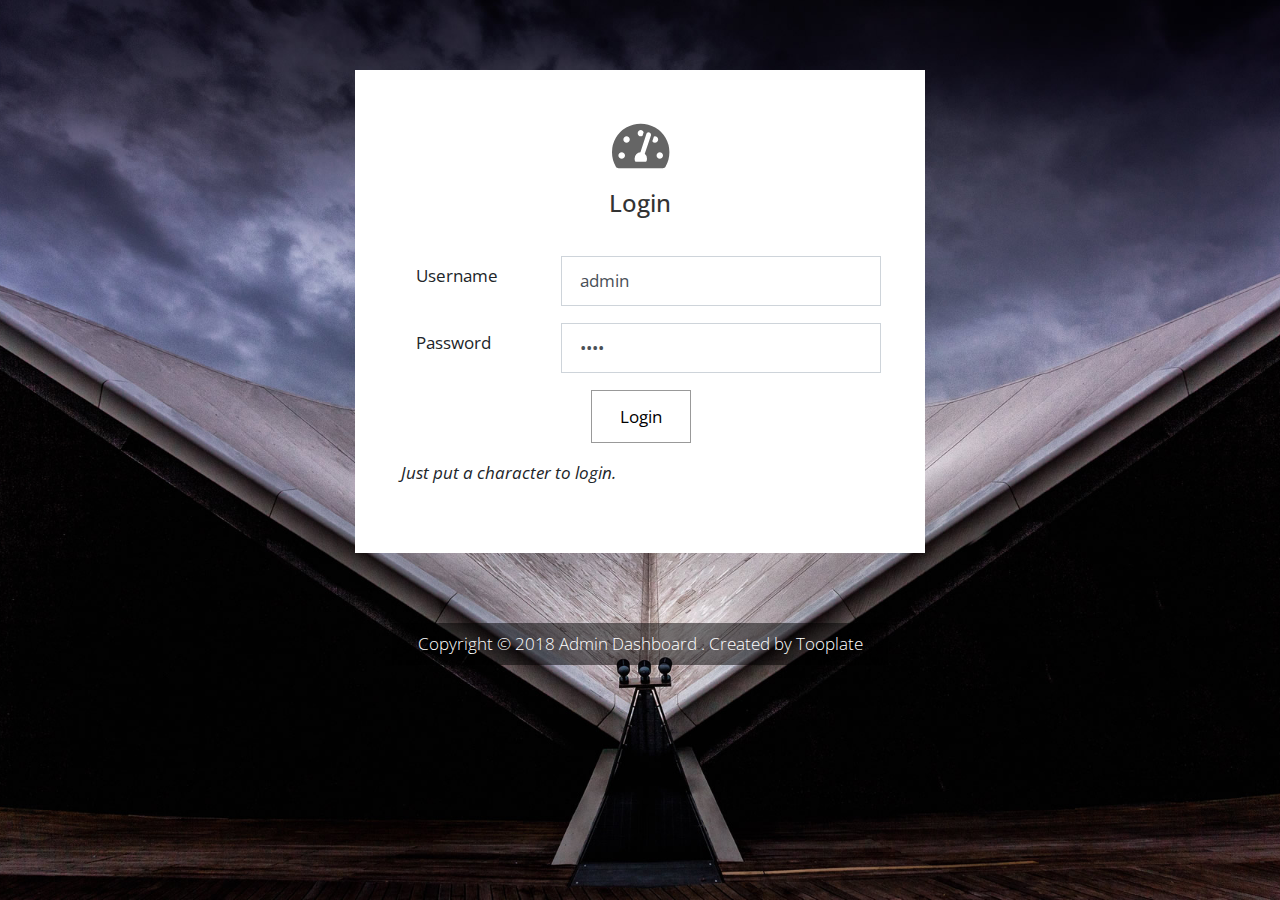
<file: Kanban Managemnt System/login.html>
<!DOCTYPE html>
<html lang="en">

<head>
    <meta charset="UTF-8">
    <meta name="viewport" content="width=device-width, initial-scale=1.0">
    <meta http-equiv="X-UA-Compatible" content="ie=edge">
    <title>Login Page - Dashboard Admin Template</title>
    <!--

    Template 2108 Dashboard

	http://www.tooplate.com/view/2108-dashboard

    -->
    <link rel="stylesheet" href="https://fonts.googleapis.com/css?family=Open+Sans:300,400,600">
    <!-- https://fonts.google.com/specimen/Open+Sans -->
    <link rel="stylesheet" href="css/fontawesome.min.css">
    <!-- https://fontawesome.com/ -->
    <link rel="stylesheet" href="css/bootstrap.min.css">
    <!-- https://getbootstrap.com/ -->
    <link rel="stylesheet" href="css/tooplate.css">
</head>

<body class="bg03">
    <div class="container">
        <div class="row tm-mt-big">
            <div class="col-12 mx-auto tm-login-col">
                <div class="bg-white tm-block">
                    <div class="row">
                        <div class="col-12 text-center">
                            <i class="fas fa-3x fa-tachometer-alt tm-site-icon text-center"></i>
                            <h2 class="tm-block-title mt-3">Login</h2>
                        </div>
                    </div>
                    <div class="row mt-2">
                        <div class="col-12">
                            <form action="index.html" method="post" class="tm-login-form">
                                <div class="input-group">
                                    <label for="username" class="col-xl-4 col-lg-4 col-md-4 col-sm-5 col-form-label">Username</label>
                                    <input name="username" type="text" class="form-control validate col-xl-9 col-lg-8 col-md-8 col-sm-7" id="username" value="admin" required>
                                </div>
                                <div class="input-group mt-3">
                                    <label for="password" class="col-xl-4 col-lg-4 col-md-4 col-sm-5 col-form-label">Password</label>
                                    <input name="password" type="password" class="form-control validate" id="password" value="1234" required>
                                </div>
                                <div class="input-group mt-3">
                                    <button type="submit" class="btn btn-primary d-inline-block mx-auto">Login</button>
                                </div>
                                <div class="input-group mt-3">
                                    <p><em>Just put a character to login.</em></p>
                                </div>
                            </form>
                        </div>
                    </div>
                </div>
            </div>
        </div>
        <footer class="row tm-mt-big">
            <div class="col-12 font-weight-light text-center">
                <p class="d-inline-block tm-bg-black text-white py-2 px-4">
                    Copyright &copy; 2018 Admin Dashboard . Created by
                    <a rel="nofollow" href="https://www.tooplate.com" class="text-white tm-footer-link">Tooplate</a>
                </p>
            </div>
        </footer>
    </div>
</body>

</html>
</file>
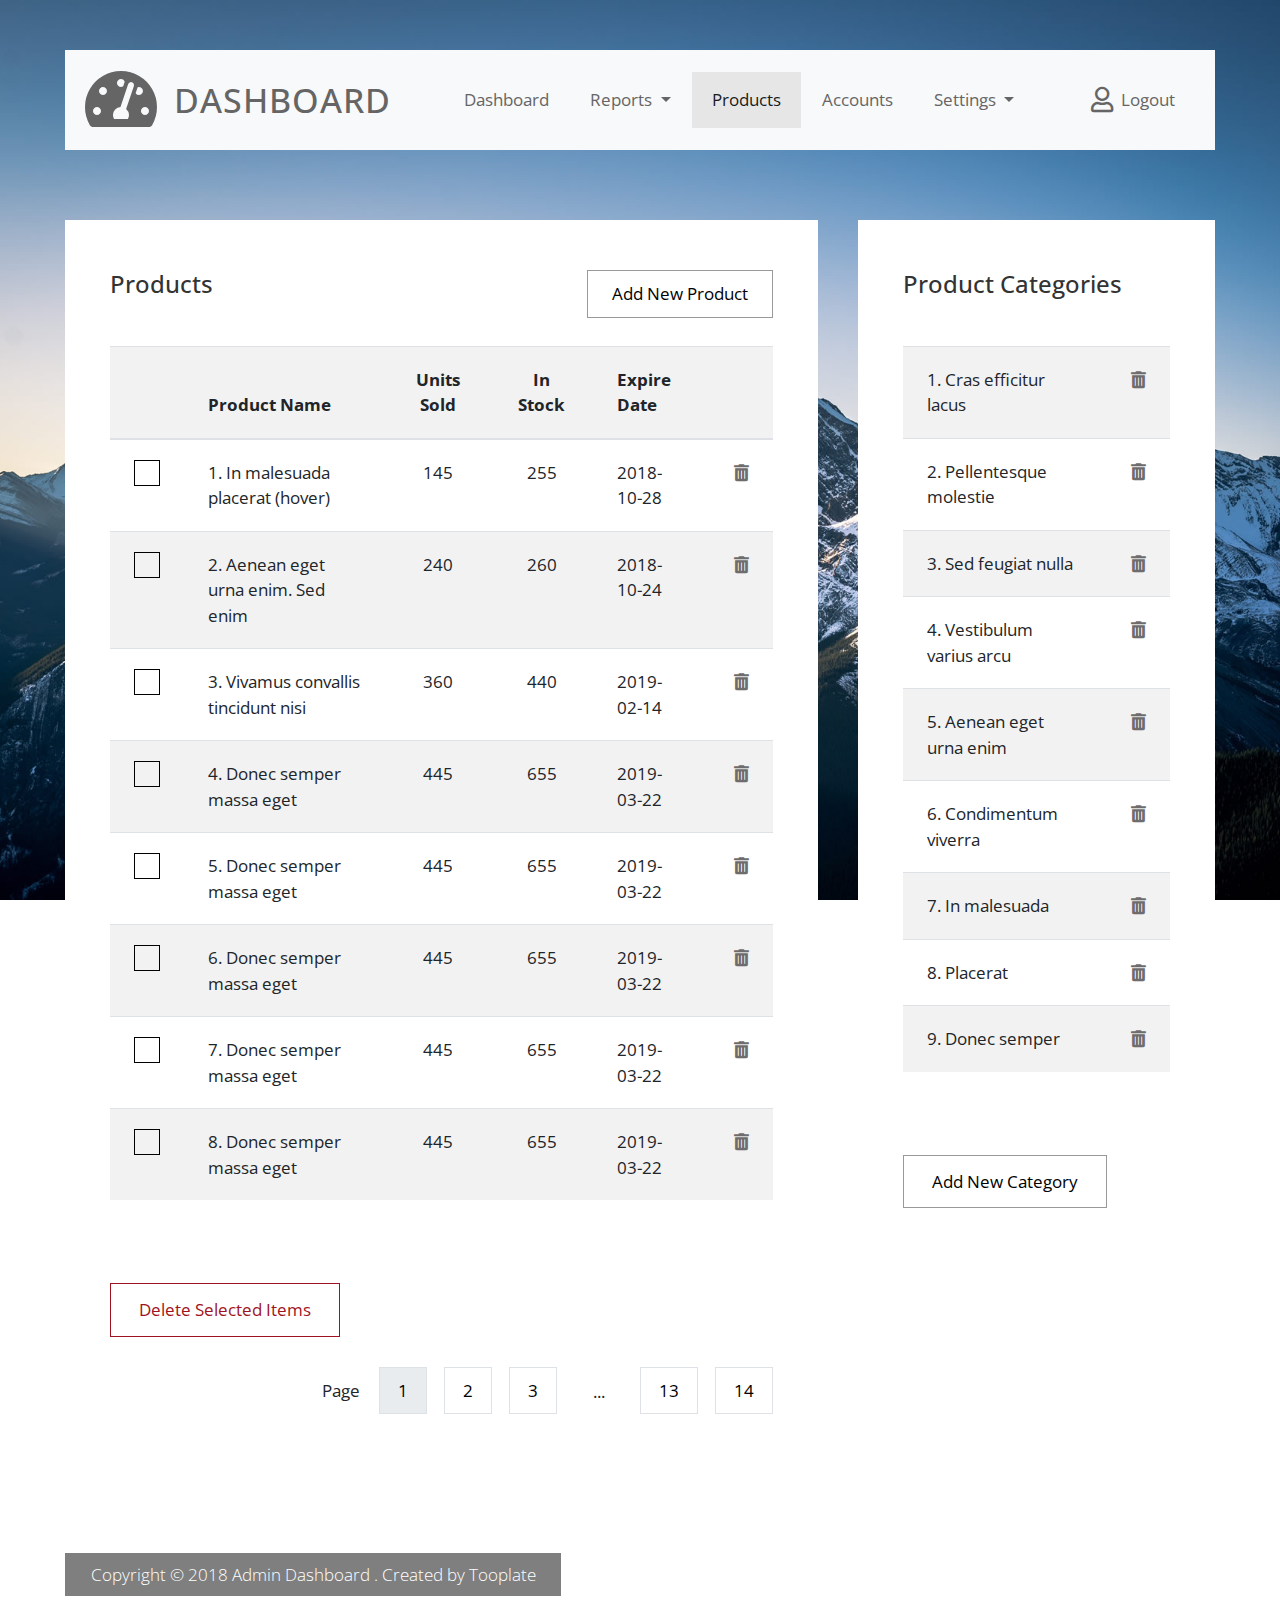
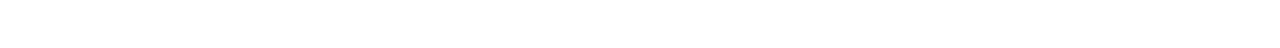
<file: Kanban Managemnt System/products.html>
<!DOCTYPE html>
<html lang="en">

<head>
    <meta charset="UTF-8">
    <meta name="viewport" content="width=device-width, initial-scale=1.0">
    <meta http-equiv="X-UA-Compatible" content="ie=edge">
    <title>Products Page - Dashboard Template</title>
    <!--

    Template 2108 Dashboard

	http://www.tooplate.com/view/2108-dashboard

    -->
    <link rel="stylesheet" href="https://fonts.googleapis.com/css?family=Open+Sans:300,400,600">
    <!-- https://fonts.google.com/specimen/Open+Sans -->
    <link rel="stylesheet" href="css/fontawesome.min.css">
    <!-- https://fontawesome.com/ -->
    <link rel="stylesheet" href="css/bootstrap.min.css">
    <!-- https://getbootstrap.com/ -->
    <link rel="stylesheet" href="css/tooplate.css">
</head>

<body id="reportsPage" class="bg02">
    <div class="" id="home">
        <div class="container">
            <div class="row">
                <div class="col-12">
                    <nav class="navbar navbar-expand-xl navbar-light bg-light">
                        <a class="navbar-brand" href="index.html">
                            <i class="fas fa-3x fa-tachometer-alt tm-site-icon"></i>
                            <h1 class="tm-site-title mb-0">Dashboard</h1>
                        </a>
                        <button class="navbar-toggler ml-auto mr-0" type="button" data-toggle="collapse" data-target="#navbarSupportedContent" aria-controls="navbarSupportedContent"
                            aria-expanded="false" aria-label="Toggle navigation">
                            <span class="navbar-toggler-icon"></span>
                        </button>

                        <div class="collapse navbar-collapse" id="navbarSupportedContent">
                            <ul class="navbar-nav mx-auto">
                                <li class="nav-item">
                                    <a class="nav-link" href="index.html">Dashboard
                                        <span class="sr-only">(current)</span>
                                    </a>
                                </li>
                                <li class="nav-item dropdown">
                                    <a class="nav-link dropdown-toggle" href="#" id="navbarDropdown" role="button" data-toggle="dropdown" aria-haspopup="true"
                                        aria-expanded="false">
                                        Reports
                                    </a>
                                    <div class="dropdown-menu" aria-labelledby="navbarDropdown">
                                        <a class="dropdown-item" href="#">Daily Report</a>
                                        <a class="dropdown-item" href="#">Weekly Report</a>
                                        <a class="dropdown-item" href="#">Yearly Report</a>
                                    </div>
                                </li>
                                <li class="nav-item active">
                                    <a class="nav-link" href="products.html">Products</a>
                                </li>

                                <li class="nav-item">
                                    <a class="nav-link" href="accounts.html">Accounts</a>
                                </li>
                                <li class="nav-item dropdown">
                                    <a class="nav-link dropdown-toggle" href="#" id="navbarDropdown" role="button" data-toggle="dropdown" aria-haspopup="true"
                                        aria-expanded="false">
                                        Settings
                                    </a>
                                    <div class="dropdown-menu" aria-labelledby="navbarDropdown">
                                        <a class="dropdown-item" href="#">Profile</a>
                                        <a class="dropdown-item" href="#">Billing</a>
                                        <a class="dropdown-item" href="#">Customize</a>
                                    </div>
                                </li>
                            </ul>
                            <ul class="navbar-nav">
                                <li class="nav-item">
                                    <a class="nav-link d-flex" href="login.html">
                                        <i class="far fa-user mr-2 tm-logout-icon"></i>
                                        <span>Logout</span>
                                    </a>
                                </li>
                            </ul>
                        </div>
                    </nav>
                </div>
            </div>
            <!-- row -->
            <div class="row tm-content-row tm-mt-big">
                <div class="col-xl-8 col-lg-12 tm-md-12 tm-sm-12 tm-col">
                    <div class="bg-white tm-block h-100">
                        <div class="row">
                            <div class="col-md-8 col-sm-12">
                                <h2 class="tm-block-title d-inline-block">Products</h2>

                            </div>
                            <div class="col-md-4 col-sm-12 text-right">
                                <a href="add-product.html" class="btn btn-small btn-primary">Add New Product</a>
                            </div>
                        </div>
                        <div class="table-responsive">
                            <table class="table table-hover table-striped tm-table-striped-even mt-3">
                                <thead>
                                    <tr class="tm-bg-gray">
                                        <th scope="col">&nbsp;</th>
                                        <th scope="col">Product Name</th>
                                        <th scope="col" class="text-center">Units Sold</th>
                                        <th scope="col" class="text-center">In Stock</th>
                                        <th scope="col">Expire Date</th>
                                        <th scope="col">&nbsp;</th>
                                    </tr>
                                </thead>
                                <tbody>
                                    <tr>
                                        <th scope="row">
                                            <input type="checkbox" aria-label="Checkbox">
                                        </th>
                                        <td class="tm-product-name">1. In malesuada placerat (hover)</td>
                                        <td class="text-center">145</td>
                                        <td class="text-center">255</td>
                                        <td>2018-10-28</td>
                                        <td><i class="fas fa-trash-alt tm-trash-icon"></i></td>
                                    </tr>
                                    <tr>
                                        <th scope="row">
                                            <input type="checkbox" aria-label="Checkbox">
                                        </th>
                                        <td class="tm-product-name">2. Aenean eget urna enim. Sed enim</td>
                                        <td class="text-center">240</td>
                                        <td class="text-center">260</td>
                                        <td>2018-10-24</td>
                                        <td><i class="fas fa-trash-alt tm-trash-icon"></i></td>
                                    </tr>
                                    <tr>
                                        <th scope="row">
                                            <input type="checkbox" aria-label="Checkbox">
                                        </th>
                                        <td class="tm-product-name">3. Vivamus convallis tincidunt nisi</td>
                                        <td class="text-center">360</td>
                                        <td class="text-center">440</td>
                                        <td>2019-02-14</td>
                                        <td><i class="fas fa-trash-alt tm-trash-icon"></i></td>
                                    </tr>
                                    <tr>
                                        <th scope="row">
                                            <input type="checkbox" aria-label="Checkbox">
                                        </th>
                                        <td class="tm-product-name">4. Donec semper massa eget</td>
                                        <td class="text-center">445</td>
                                        <td class="text-center">655</td>
                                        <td>2019-03-22</td>
                                        <td><i class="fas fa-trash-alt tm-trash-icon"></i></td>
                                    </tr>
                                    <tr>
                                        <th scope="row">
                                            <input type="checkbox" aria-label="Checkbox">
                                        </th>
                                        <td class="tm-product-name">5. Donec semper massa eget</td>
                                        <td class="text-center">445</td>
                                        <td class="text-center">655</td>
                                        <td>2019-03-22</td>
                                        <td><i class="fas fa-trash-alt tm-trash-icon"></i></td>
                                    </tr>
                                    <tr>
                                        <th scope="row">
                                            <input type="checkbox" aria-label="Checkbox">
                                        </th>
                                        <td class="tm-product-name">6. Donec semper massa eget</td>
                                        <td class="text-center">445</td>
                                        <td class="text-center">655</td>
                                        <td>2019-03-22</td>
                                        <td><i class="fas fa-trash-alt tm-trash-icon"></i></td>
                                    </tr>
                                    <tr>
                                        <th scope="row">
                                            <input type="checkbox" aria-label="Checkbox">
                                        </th>
                                        <td class="tm-product-name">7. Donec semper massa eget</td>
                                        <td class="text-center">445</td>
                                        <td class="text-center">655</td>
                                        <td>2019-03-22</td>
                                        <td><i class="fas fa-trash-alt tm-trash-icon"></i></td>
                                    </tr>
                                    <tr>
                                        <th scope="row">
                                            <input type="checkbox" aria-label="Checkbox">
                                        </th>
                                        <td class="tm-product-name">8. Donec semper massa eget</td>
                                        <td class="text-center">445</td>
                                        <td class="text-center">655</td>
                                        <td>2019-03-22</td>
                                        <td><i class="fas fa-trash-alt tm-trash-icon"></i></td>
                                    </tr>
                                </tbody>
                            </table>
                        </div>

                        <div class="tm-table-mt tm-table-actions-row">
                            <div class="tm-table-actions-col-left">
                                <button class="btn btn-danger">Delete Selected Items</button>
                            </div>
                            <div class="tm-table-actions-col-right">
                                <span class="tm-pagination-label">Page</span>
                                <nav aria-label="Page navigation" class="d-inline-block">
                                    <ul class="pagination tm-pagination">
                                        <li class="page-item active"><a class="page-link" href="#">1</a></li>
                                        <li class="page-item"><a class="page-link" href="#">2</a></li>
                                        <li class="page-item"><a class="page-link" href="#">3</a></li>
                                        <li class="page-item">
                                            <span class="tm-dots d-block">...</span>
                                        </li>
                                        <li class="page-item"><a class="page-link" href="#">13</a></li>
                                        <li class="page-item"><a class="page-link" href="#">14</a></li>
                                    </ul>
                                </nav>
                            </div>
                        </div>
                    </div>
                </div>

                <div class="col-xl-4 col-lg-12 tm-md-12 tm-sm-12 tm-col">
                    <div class="bg-white tm-block h-100">
                        <h2 class="tm-block-title d-inline-block">Product Categories</h2>
                        <table class="table table-hover table-striped mt-3">
                            <tbody>
                                <tr>
                                    <td>1. Cras efficitur lacus</td>
                                    <td class="tm-trash-icon-cell"><i class="fas fa-trash-alt tm-trash-icon"></i></td>
                                </tr>
                                <tr>
                                    <td>2. Pellentesque molestie</td>
                                    <td class="tm-trash-icon-cell"><i class="fas fa-trash-alt tm-trash-icon"></i></td>
                                </tr>
                                <tr>
                                    <td>3. Sed feugiat nulla</td>
                                    <td class="tm-trash-icon-cell"><i class="fas fa-trash-alt tm-trash-icon"></i></td>
                                </tr>
                                <tr>
                                    <td>4. Vestibulum varius arcu</td>
                                    <td class="tm-trash-icon-cell"><i class="fas fa-trash-alt tm-trash-icon"></i></td>
                                </tr>
                                <tr>
                                    <td>5. Aenean eget urna enim</td>
                                    <td class="tm-trash-icon-cell"><i class="fas fa-trash-alt tm-trash-icon"></i></td>
                                </tr>
                                <tr>
                                    <td>6. Condimentum viverra</td>
                                    <td class="tm-trash-icon-cell"><i class="fas fa-trash-alt tm-trash-icon"></i></td>
                                </tr>
                                <tr>
                                    <td>7. In malesuada</td>
                                    <td class="tm-trash-icon-cell"><i class="fas fa-trash-alt tm-trash-icon"></i></td>
                                </tr>
                                <tr>
                                    <td>8. Placerat</td>
                                    <td class="tm-trash-icon-cell"><i class="fas fa-trash-alt tm-trash-icon"></i></td>
                                </tr>
                                <tr>
                                    <td>9. Donec semper</td>
                                    <td class="tm-trash-icon-cell"><i class="fas fa-trash-alt tm-trash-icon"></i></td>
                                </tr>
                            </tbody>
                        </table>

                        <a href="#" class="btn btn-primary tm-table-mt">Add New Category</a>
                    </div>
                </div>
            </div>
            <footer class="row tm-mt-small">
                <div class="col-12 font-weight-light">
                    <p class="d-inline-block tm-bg-black text-white py-2 px-4">
                        Copyright &copy; 2018 Admin Dashboard . Created by
                        <a rel="nofollow" href="https://www.tooplate.com" class="text-white tm-footer-link">Tooplate</a>
                    </p>
                </div>
            </footer>
        </div>
    </div>
    <script src="js/jquery-3.3.1.min.js"></script>
    <!-- https://jquery.com/download/ -->
    <script src="js/bootstrap.min.js"></script>
    <!-- https://getbootstrap.com/ -->
    <script>
        $(function () {
            $('.tm-product-name').on('click', function () {
                window.location.href = "edit-product.html";
            });
        })
    </script>
</body>

</html>
</file>
